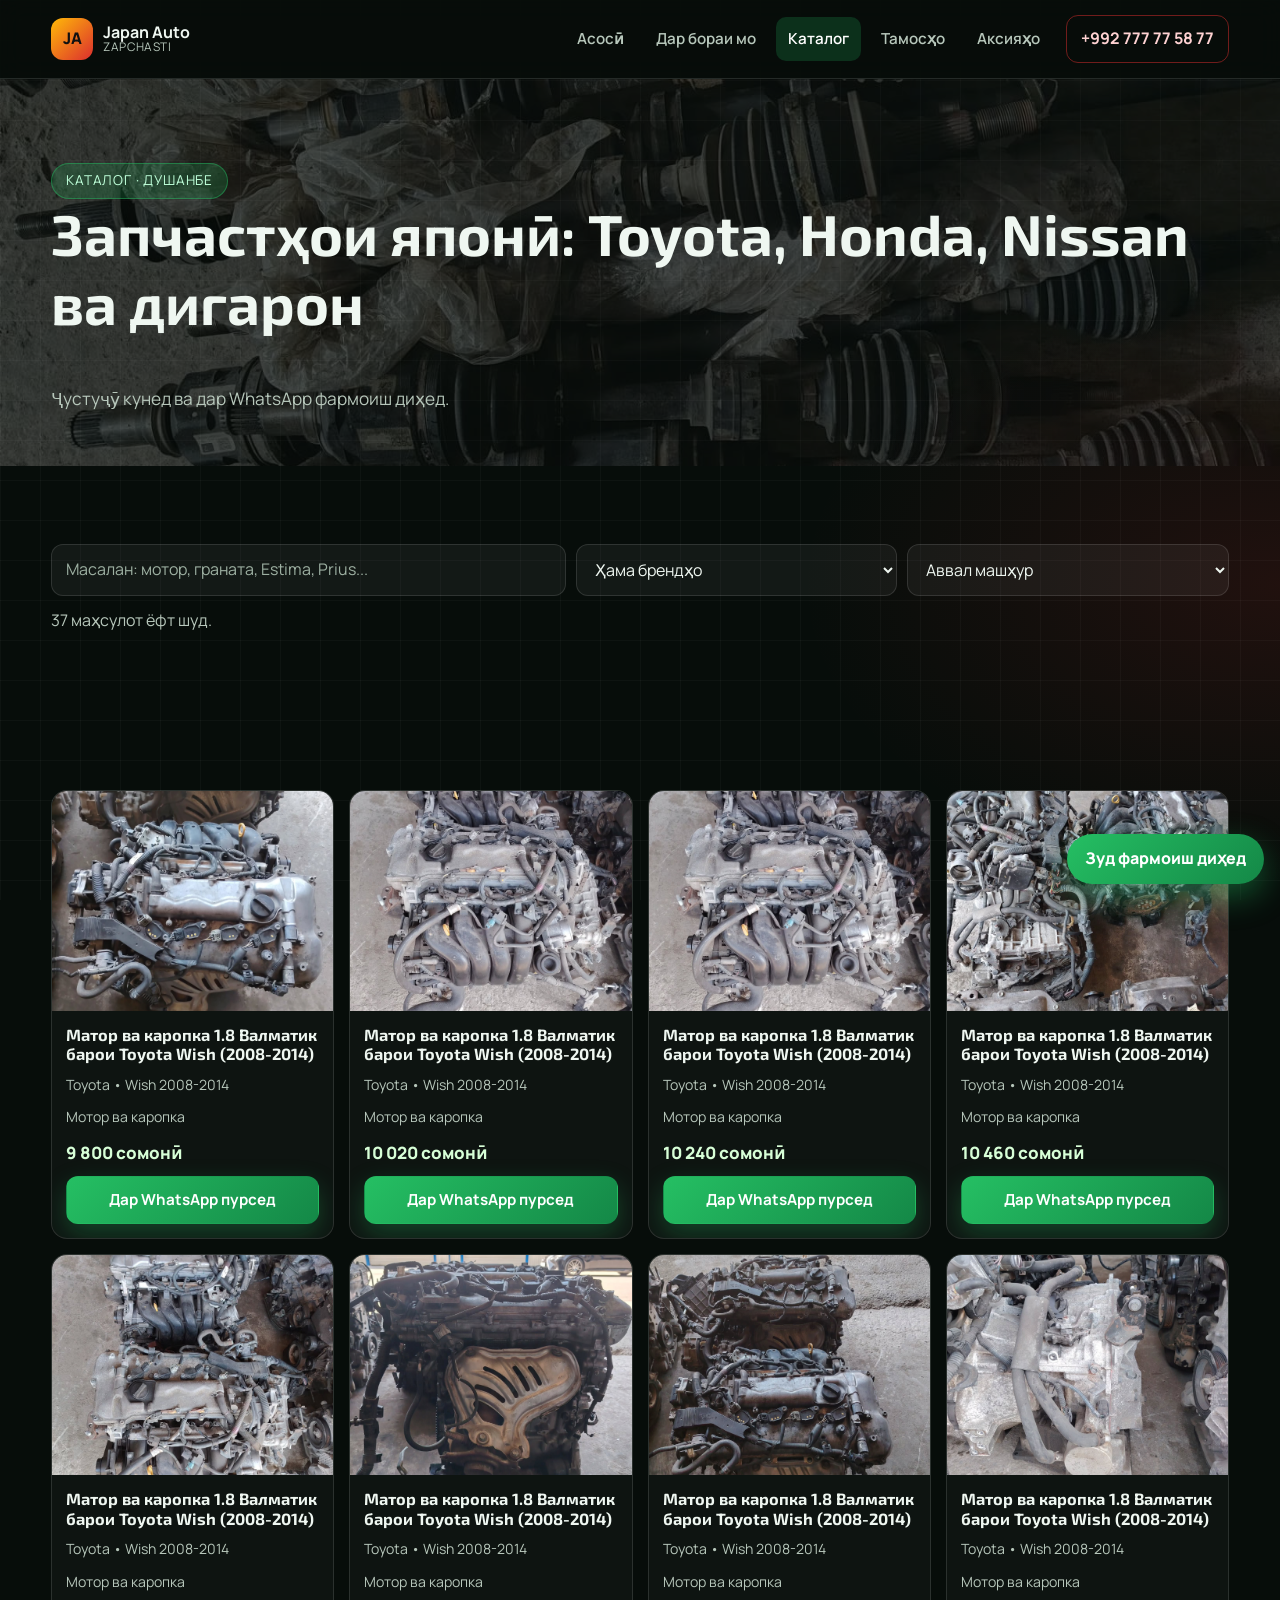
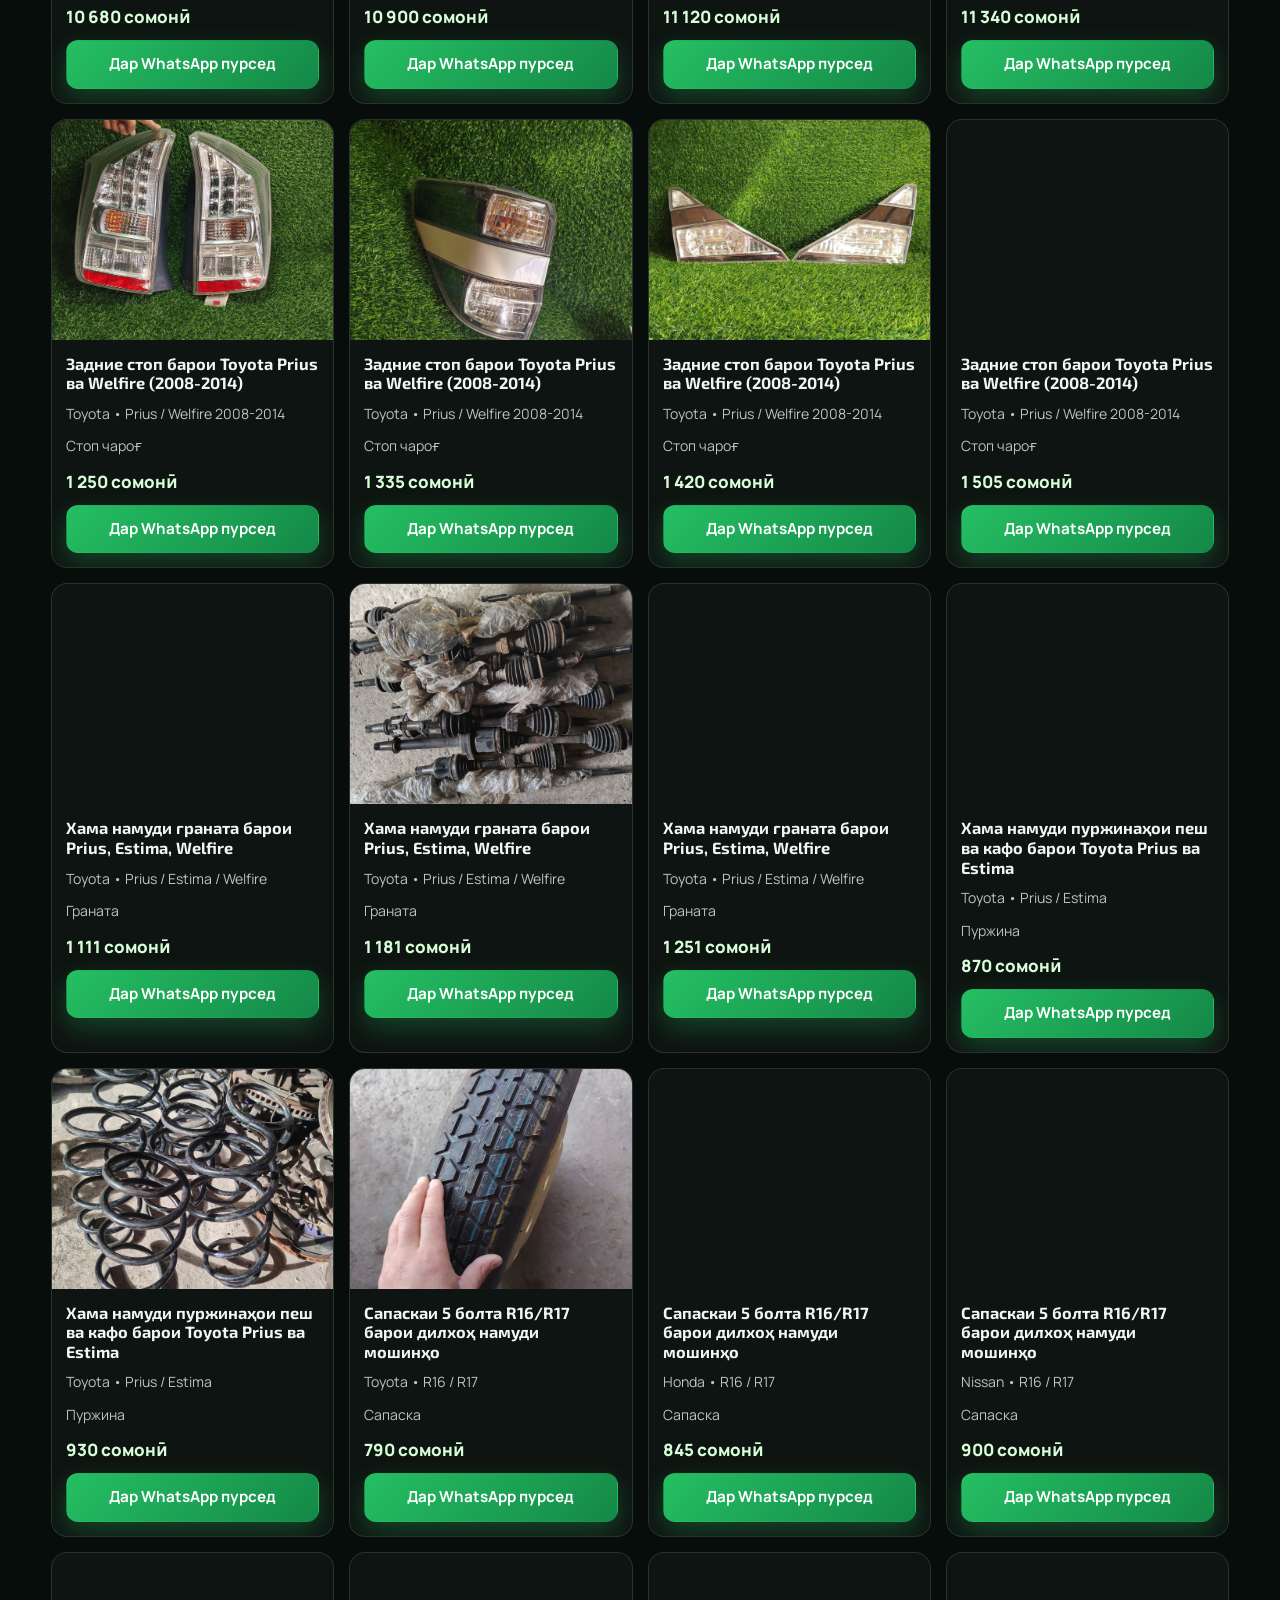
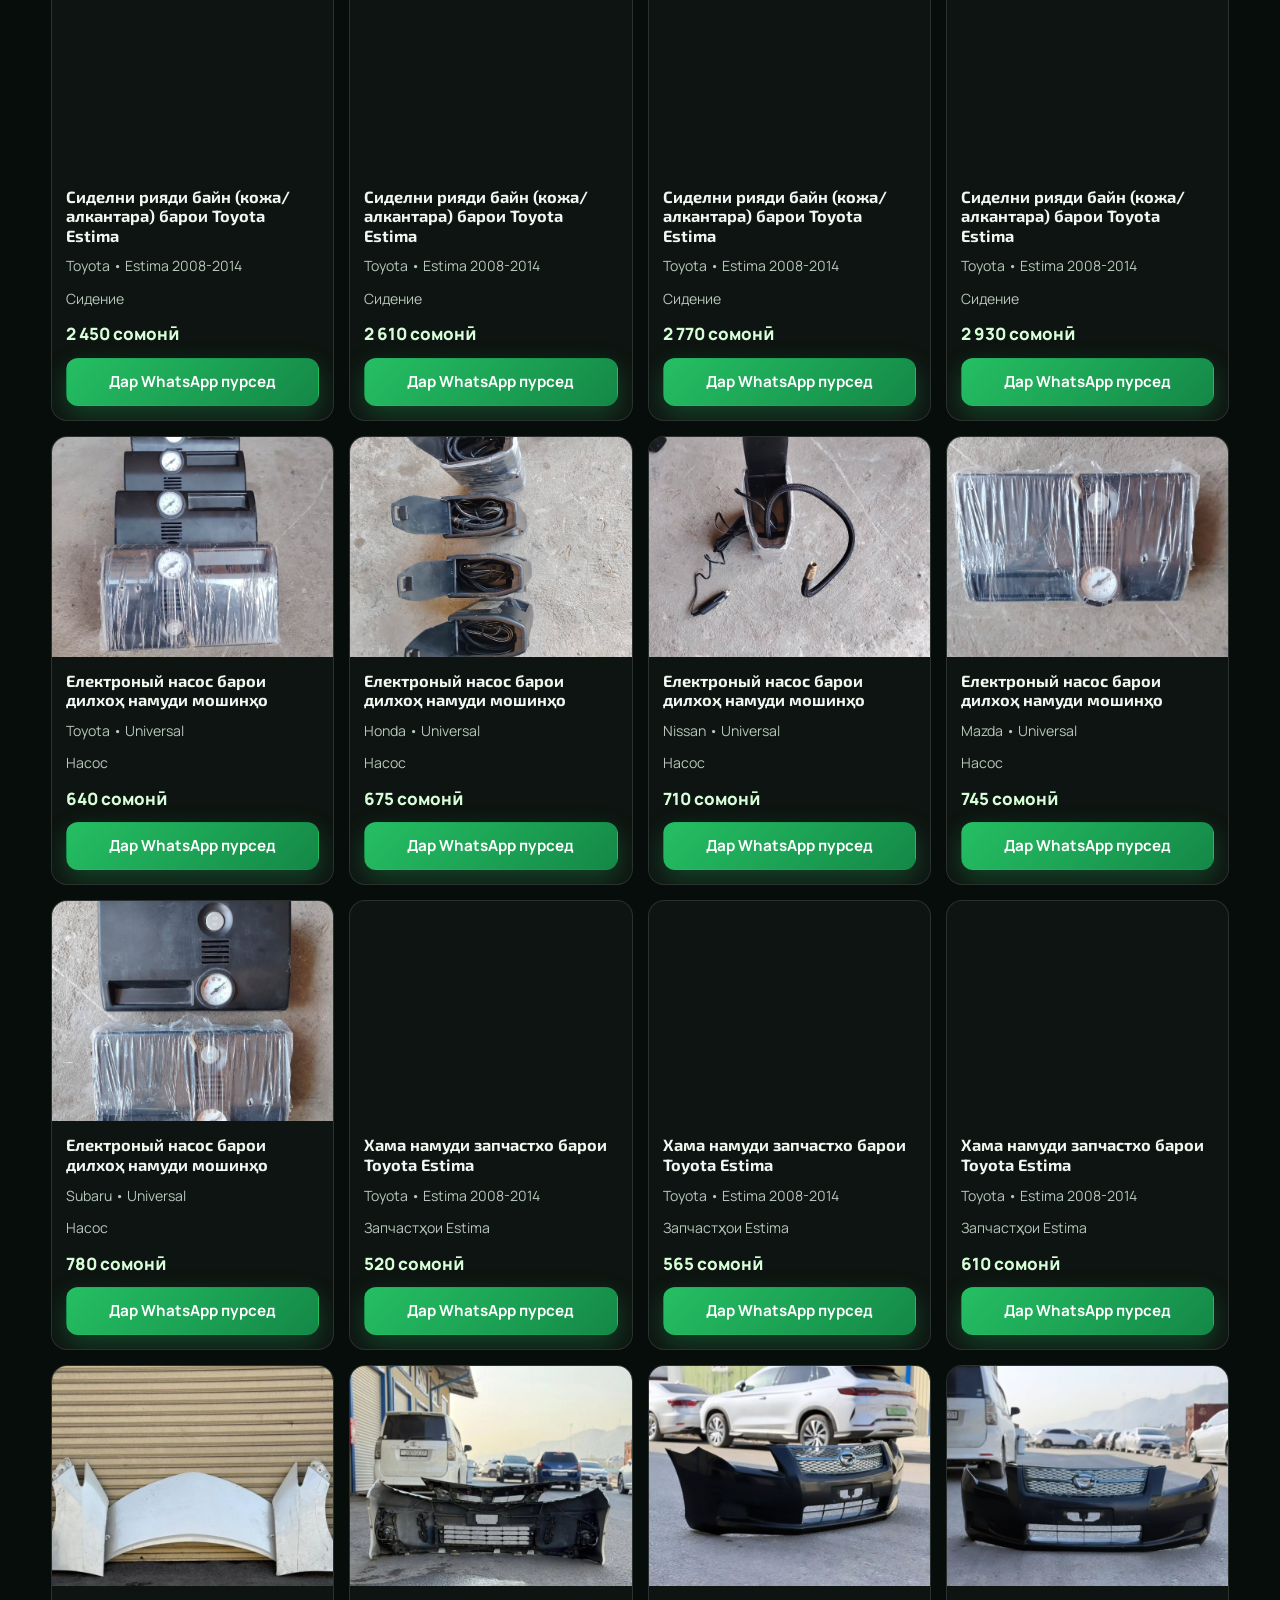
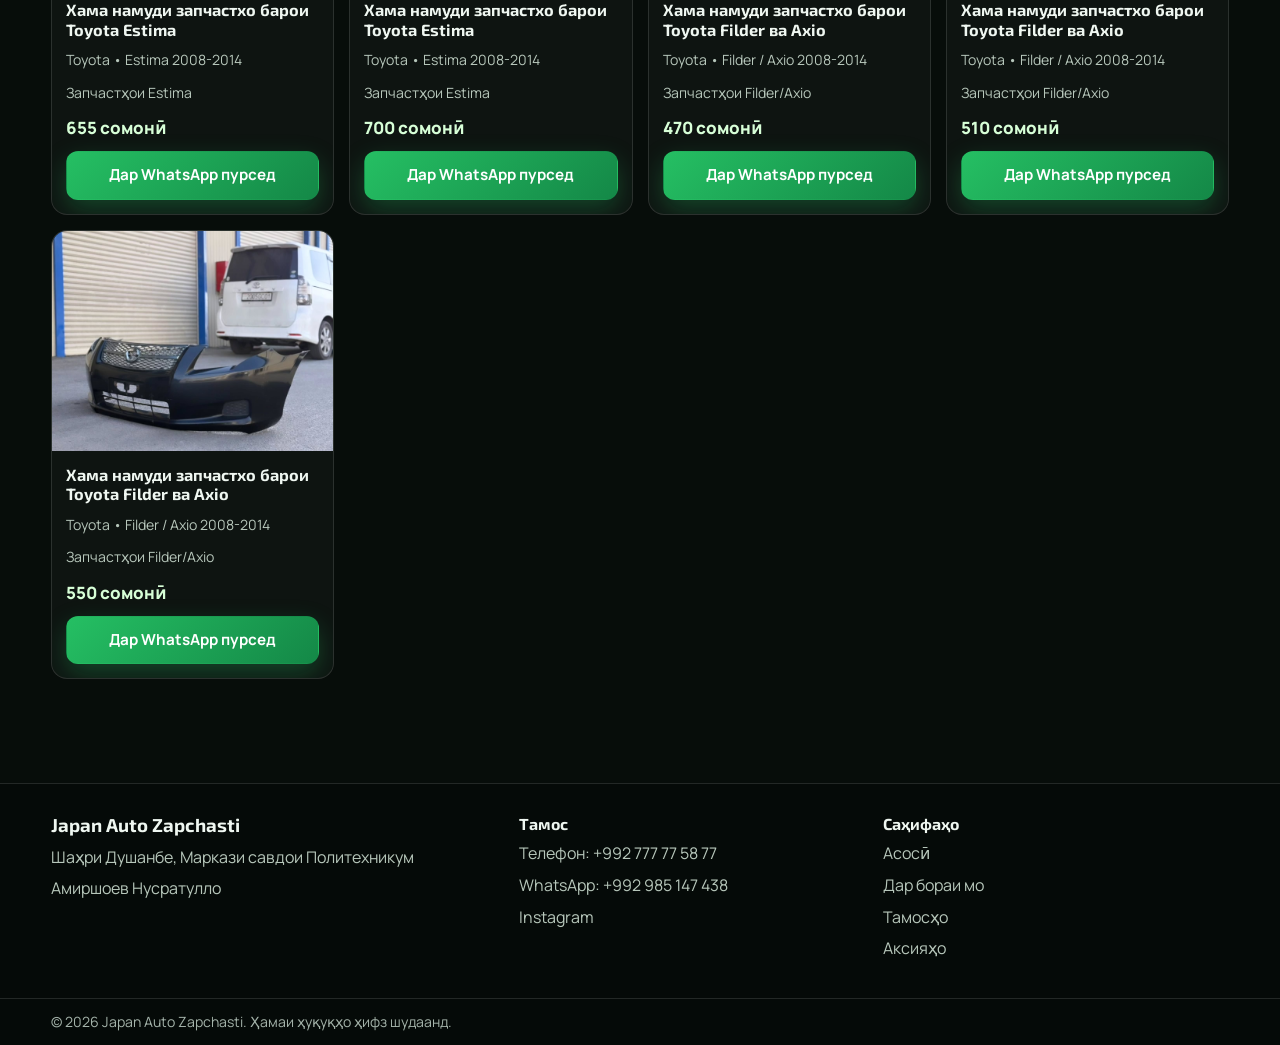
<file: catalog.html>
<!DOCTYPE html>
<html lang="tg">
<head>
  <meta charset="UTF-8">
  <meta name="viewport" content="width=device-width, initial-scale=1.0">

  <!-- Favicon -->
  <link rel="icon" href="logo.png" type="image/png">
  <link rel="apple-touch-icon" href="logo.png">

  <!-- Primary SEO -->
  <title>Каталог запчастҳои японӣ | Toyota Honda Nissan — Душанбе</title>
  <meta name="description" content="Каталоги запчастҳои мошинҳои ҷопонӣ дар Душанбе: Toyota, Honda, Nissan, Mazda, Subaru, Mitsubishi. Ҷустуҷӯ, филтр ва фармоиш дар WhatsApp. Нархҳои дастрас.">
  <meta name="keywords" content="каталог запчаст, запчасти японские Душанбе, Toyota запчасть, Honda запчасть, Nissan запчасть, каталог запчастҳо">
  <meta name="robots" content="index, follow, max-image-preview:large">
  <link rel="canonical" href="https://autojapan.dpdns.org/catalog.html">

  <!-- Open Graph -->
  <meta property="og:type" content="website">
  <meta property="og:url" content="https://autojapan.dpdns.org/catalog.html">
  <meta property="og:title" content="Каталог запчастҳои японӣ | Japan Auto Zapchasti">
  <meta property="og:description" content="Каталоги запчастҳои японӣ дар Душанбе. Ҷустуҷӯ кунед ва дар WhatsApp фармоиш диҳед.">
  <meta property="og:image" content="https://autojapan.dpdns.org/assets/media/estima-parts-01.jpg">
  <meta property="og:locale" content="tg_TJ">
  <meta property="og:site_name" content="Japan Auto Zapchasti">

  <!-- Twitter -->
  <meta name="twitter:card" content="summary_large_image">
  <meta name="twitter:title" content="Каталог запчастҳои японӣ | Japan Auto Zapchasti">
  <meta name="twitter:description" content="Каталоги запчастҳои японӣ дар Душанбе.">
  <meta name="twitter:image" content="https://autojapan.dpdns.org/assets/media/estima-parts-01.jpg">

  <link rel="preconnect" href="https://fonts.googleapis.com">
  <link rel="preconnect" href="https://fonts.gstatic.com" crossorigin>
  <link href="https://fonts.googleapis.com/css2?family=Exo+2:wght@500;600;700;800&family=Manrope:wght@400;500;600;700&display=swap" rel="stylesheet">
  <link rel="stylesheet" href="styles.css">

  <!-- Schema: CollectionPage + Breadcrumb -->
  <script type="application/ld+json">
  {
    "@context": "https://schema.org",
    "@type": "CollectionPage",
    "name": "Каталог запчастҳои японӣ | Japan Auto Zapchasti",
    "description": "Каталоги запчастҳои мошинҳои ҷопонӣ: Toyota, Honda, Nissan, Mazda, Subaru, Mitsubishi дар Душанбе.",
    "url": "https://autojapan.dpdns.org/catalog.html",
    "isPartOf": {
      "@type": "WebSite",
      "name": "Japan Auto Zapchasti",
      "url": "https://autojapan.dpdns.org/"
    },
    "about": {
      "@type": "AutoPartsStore",
      "@id": "https://autojapan.dpdns.org/#store",
      "name": "Japan Auto Zapchasti"
    }
  }
  </script>
  <script type="application/ld+json">
  {
    "@context": "https://schema.org",
    "@type": "BreadcrumbList",
    "itemListElement": [
      {"@type": "ListItem", "position": 1, "name": "Асосӣ", "item": "https://autojapan.dpdns.org/"},
      {"@type": "ListItem", "position": 2, "name": "Каталог", "item": "https://autojapan.dpdns.org/catalog.html"}
    ]
  }
  </script>
</head>
<body>
  <header class="site-header">
    <div class="container header-wrap">
      <a class="logo" href="index.html" aria-label="Japan Auto Zapchasti">
        <span class="logo-mark">JA</span>
        <span class="logo-text">
          <strong>Japan Auto</strong>
          <small>Zapchasti</small>
        </span>
      </a>

      <button class="nav-toggle" id="navToggle" aria-label="Меню">
        <span></span>
        <span></span>
        <span></span>
      </button>

      <nav class="site-nav" id="mainNav">
        <a href="index.html" data-nav="index">Асосӣ</a>
        <a href="about.html" data-nav="about">Дар бораи мо</a>
        <a href="catalog.html" data-nav="catalog">Каталог</a>
        <a href="contacts.html" data-nav="contacts">Тамосҳо</a>
        <a href="promotions.html" data-nav="promotions">Аксияҳо</a>
      </nav>

      <a class="mini-contact" href="tel:+992777775877">+992 777 77 58 77</a>
    </div>
  </header>

  <main>
    <section class="section page-hero page-hero-catalog">
      <div class="container">
        <p class="eyebrow">Каталог · Душанбе</p>
        <h1>Запчастҳои японӣ: Toyota, Honda, Nissan ва дигарон</h1>
        <p class="lead">Ҷустуҷӯ кунед ва дар WhatsApp фармоиш диҳед.</p>
      </div>
    </section>

    <section class="section catalog-controls-section">
      <div class="container">
        <div class="catalog-controls">
          <input id="catalogSearch" type="search" placeholder="Масалан: мотор, граната, Estima, Prius...">
          <select id="catalogBrand">
            <option value="all">Ҳама брендҳо</option>
            <option value="Toyota">Toyota</option>
            <option value="Honda">Honda</option>
            <option value="Nissan">Nissan</option>
            <option value="Mazda">Mazda</option>
            <option value="Subaru">Subaru</option>
            <option value="Mitsubishi">Mitsubishi</option>
            <option value="Suzuki">Suzuki</option>
          </select>
          <select id="catalogSort">
            <option value="popular">Аввал машҳур</option>
            <option value="price-asc">Нарх: аз кам ба зиёд</option>
            <option value="price-desc">Нарх: аз зиёд ба кам</option>
          </select>
        </div>
        <p class="catalog-result" id="catalogResultText"></p>
      </div>
    </section>

    <section class="section catalog-section">
      <div class="container">
        <div class="catalog-grid" id="catalogGrid"></div>
      </div>
    </section>
  </main>

  <footer class="site-footer">
    <div class="container footer-grid">
      <div>
        <h3>Japan Auto Zapchasti</h3>
        <p>Шаҳри Душанбе, Маркази савдои Политехникум</p>
        <p>Амиршоев Нусратулло</p>
      </div>
      <div>
        <h4>Тамос</h4>
        <p><a href="tel:+992777775877">Телефон: +992 777 77 58 77</a></p>
        <p><a href="https://wa.me/992985147438" target="_blank" rel="noopener">WhatsApp: +992 985 147 438</a></p>
        <p><a href="https://www.instagram.com/japan_auto_zapchasti" target="_blank" rel="noopener">Instagram</a></p>
      </div>
      <div>
        <h4>Саҳифаҳо</h4>
        <p><a href="index.html">Асосӣ</a></p>
        <p><a href="about.html">Дар бораи мо</a></p>
        <p><a href="contacts.html">Тамосҳо</a></p>
        <p><a href="promotions.html">Аксияҳо</a></p>
      </div>
    </div>
    <div class="footer-bottom">
      <div class="container">
        <p>© <span data-year></span> Japan Auto Zapchasti. Ҳамаи ҳуқуқҳо ҳифз шудаанд.</p>
      </div>
    </div>
  </footer>

  <a class="wa-float" href="https://wa.me/992985147438?text=%D0%A1%D0%B0%D0%BB%D0%BE%D0%BC%2C%20%D0%B0%D0%B7%20%D0%BA%D0%B0%D1%82%D0%B0%D0%BB%D0%BE%D0%B3%20%D0%B7%D0%B0%D0%BF%D1%87%D0%B0%D1%81%D1%82%20%D0%B4%D0%B0%D1%80%D0%BA%D0%BE%D1%80%20%D0%B0%D1%81%D1%82" target="_blank" rel="noopener" aria-label="WhatsApp">
    Зуд фармоиш диҳед
  </a>

  <script src="script.js" defer></script>
</body>
</html>
</file>
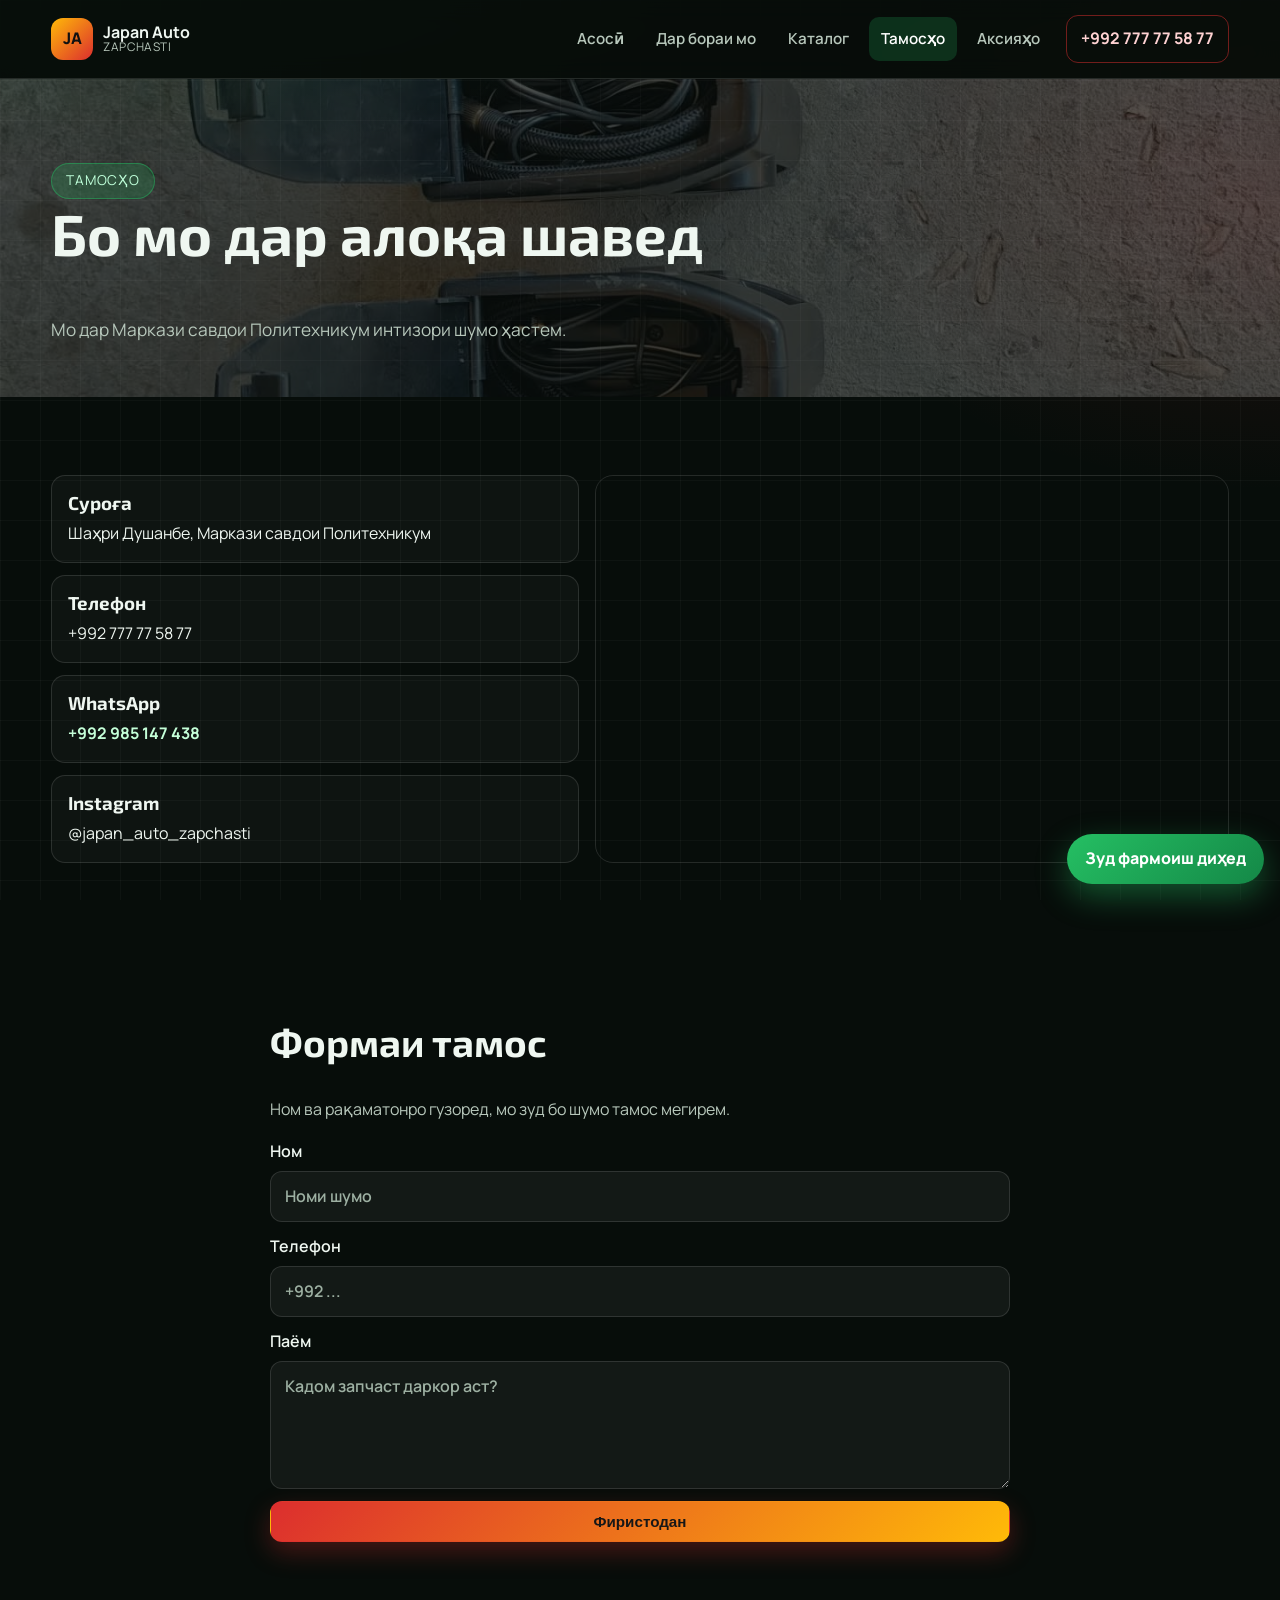
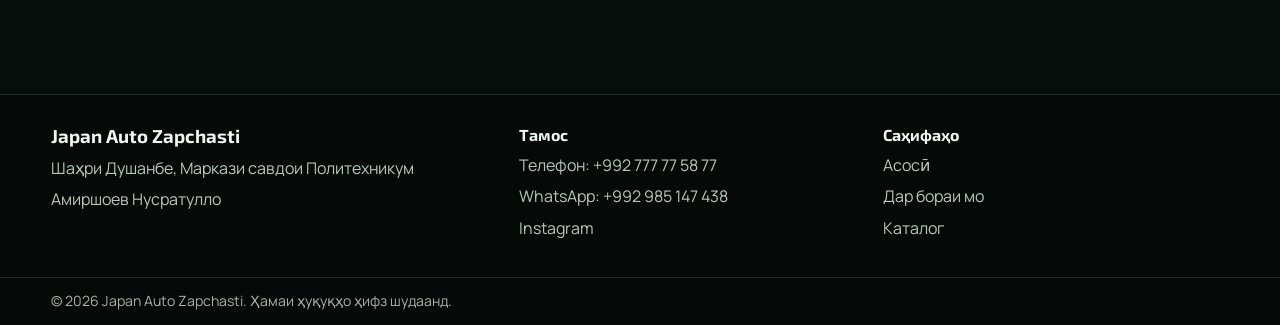
<file: contacts.html>
<!DOCTYPE html>
<html lang="tg">
<head>
  <meta charset="UTF-8">
  <meta name="viewport" content="width=device-width, initial-scale=1.0">

  <!-- Favicon -->
  <link rel="icon" href="logo.png" type="image/png">
  <link rel="apple-touch-icon" href="logo.png">

  <!-- Primary SEO -->
  <title>Тамосҳо | Japan Auto Zapchasti — Душанбе, Политехникум</title>
  <meta name="description" content="Тамосҳои Japan Auto Zapchasti: суроға (Маркази савдои Политехникум), телефон +992 777 77 58 77, WhatsApp +992 985 147 438, Instagram ва харитаи Google Maps.">
  <meta name="keywords" content="тамос Japan Auto Zapchasti, телефон запчаст Душанбе, WhatsApp запчасть, суроға Политехникум">
  <meta name="robots" content="index, follow, max-image-preview:large">
  <link rel="canonical" href="https://autojapan.dpdns.org/contacts.html">

  <!-- Open Graph -->
  <meta property="og:type" content="website">
  <meta property="og:url" content="https://autojapan.dpdns.org/contacts.html">
  <meta property="og:title" content="Тамосҳо | Japan Auto Zapchasti">
  <meta property="og:description" content="Суроға, телефон, WhatsApp ва харитаи мағозаи запчастҳои японӣ дар Душанбе.">
  <meta property="og:image" content="https://autojapan.dpdns.org/assets/media/estima-parts-01.jpg">
  <meta property="og:locale" content="tg_TJ">
  <meta property="og:site_name" content="Japan Auto Zapchasti">

  <!-- Twitter -->
  <meta name="twitter:card" content="summary_large_image">
  <meta name="twitter:title" content="Тамосҳо | Japan Auto Zapchasti">
  <meta name="twitter:description" content="Суроға, телефон ва WhatsApp-и мағозаи запчастҳои японӣ дар Душанбе.">
  <meta name="twitter:image" content="https://autojapan.dpdns.org/assets/media/estima-parts-01.jpg">

  <link rel="preconnect" href="https://fonts.googleapis.com">
  <link rel="preconnect" href="https://fonts.gstatic.com" crossorigin>
  <link href="https://fonts.googleapis.com/css2?family=Exo+2:wght@500;600;700;800&family=Manrope:wght@400;500;600;700&display=swap" rel="stylesheet">
  <link rel="stylesheet" href="styles.css">

  <!-- Schema: ContactPage + AutoPartsStore -->
  <script type="application/ld+json">
  {
    "@context": "https://schema.org",
    "@type": "ContactPage",
    "name": "Тамосҳо | Japan Auto Zapchasti",
    "description": "Суроға, телефон, WhatsApp ва харитаи мағозаи запчастҳои японӣ дар Душанбе.",
    "url": "https://autojapan.dpdns.org/contacts.html",
    "mainEntity": {
      "@type": "AutoPartsStore",
      "@id": "https://autojapan.dpdns.org/#store",
      "name": "Japan Auto Zapchasti",
      "url": "https://autojapan.dpdns.org/",
      "telephone": "+992777775877",
      "image": "https://autojapan.dpdns.org/assets/media/estima-parts-01.jpg",
      "address": {
        "@type": "PostalAddress",
        "streetAddress": "Маркази савдои Политехникум",
        "addressLocality": "Душанбе",
        "addressCountry": "TJ"
      },
      "geo": {
        "@type": "GeoCoordinates",
        "latitude": 38.5598,
        "longitude": 68.7738
      },
      "openingHoursSpecification": [
        {
          "@type": "OpeningHoursSpecification",
          "dayOfWeek": ["Monday", "Tuesday", "Wednesday", "Thursday", "Friday", "Saturday"],
          "opens": "09:00",
          "closes": "18:00"
        }
      ],
      "contactPoint": [
        {
          "@type": "ContactPoint",
          "telephone": "+992777775877",
          "contactType": "customer service",
          "availableLanguage": ["tg", "ru"]
        },
        {
          "@type": "ContactPoint",
          "telephone": "+992985147438",
          "contactType": "WhatsApp",
          "availableLanguage": ["tg", "ru"]
        }
      ],
      "sameAs": ["https://www.instagram.com/japan_auto_zapchasti"]
    }
  }
  </script>
  <script type="application/ld+json">
  {
    "@context": "https://schema.org",
    "@type": "BreadcrumbList",
    "itemListElement": [
      {"@type": "ListItem", "position": 1, "name": "Асосӣ", "item": "https://autojapan.dpdns.org/"},
      {"@type": "ListItem", "position": 2, "name": "Тамосҳо", "item": "https://autojapan.dpdns.org/contacts.html"}
    ]
  }
  </script>
</head>
<body>
  <header class="site-header">
    <div class="container header-wrap">
      <a class="logo" href="index.html" aria-label="Japan Auto Zapchasti">
        <span class="logo-mark">JA</span>
        <span class="logo-text">
          <strong>Japan Auto</strong>
          <small>Zapchasti</small>
        </span>
      </a>

      <button class="nav-toggle" id="navToggle" aria-label="Меню">
        <span></span>
        <span></span>
        <span></span>
      </button>

      <nav class="site-nav" id="mainNav">
        <a href="index.html" data-nav="index">Асосӣ</a>
        <a href="about.html" data-nav="about">Дар бораи мо</a>
        <a href="catalog.html" data-nav="catalog">Каталог</a>
        <a href="contacts.html" data-nav="contacts">Тамосҳо</a>
        <a href="promotions.html" data-nav="promotions">Аксияҳо</a>
      </nav>

      <a class="mini-contact" href="tel:+992777775877">+992 777 77 58 77</a>
    </div>
  </header>

  <main>
    <section class="section page-hero page-hero-contacts">
      <div class="container">
        <p class="eyebrow">Тамосҳо</p>
        <h1>Бо мо дар алоқа шавед</h1>
        <p class="lead">Мо дар Маркази савдои Политехникум интизори шумо ҳастем.</p>
      </div>
    </section>

    <section class="section contacts-section">
      <div class="container contacts-grid">
        <div class="contact-cards">
          <article class="contact-card">
            <h3>Суроға</h3>
            <p>Шаҳри Душанбе, Маркази савдои Политехникум</p>
          </article>

          <article class="contact-card">
            <h3>Телефон</h3>
            <p><a href="tel:+992777775877">+992 777 77 58 77</a></p>
          </article>

          <article class="contact-card">
            <h3>WhatsApp</h3>
            <p><a class="inline-btn" href="https://wa.me/992985147438" target="_blank" rel="noopener">+992 985 147 438</a></p>
          </article>

          <article class="contact-card">
            <h3>Instagram</h3>
            <p><a href="https://www.instagram.com/japan_auto_zapchasti" target="_blank" rel="noopener">@japan_auto_zapchasti</a></p>
          </article>
        </div>

        <div class="contact-map-wrap">
          <iframe title="Google Maps" src="https://www.google.com/maps?q=%D0%9C%D0%B0%D1%80%D0%BA%D0%B0%D0%B7%D0%B8%20%D1%81%D0%B0%D0%B2%D0%B4%D0%BE%D0%B8%20%D0%9F%D0%BE%D0%BB%D0%B8%D1%82%D0%B5%D1%85%D0%BD%D0%B8%D0%BA%D1%83%D0%BC%20%D0%94%D1%83%D1%88%D0%B0%D0%BD%D0%B1%D0%B5&output=embed" loading="lazy" referrerpolicy="no-referrer-when-downgrade"></iframe>
        </div>
      </div>
    </section>

    <section class="section form-section">
      <div class="container form-wrap">
        <h2>Формаи тамос</h2>
        <p>Ном ва рақаматонро гузоред, мо зуд бо шумо тамос мегирем.</p>

        <form id="contactForm" class="contact-form">
          <label>
            Ном
            <input type="text" name="name" required placeholder="Номи шумо">
          </label>

          <label>
            Телефон
            <input type="tel" name="phone" required placeholder="+992 ...">
          </label>

          <label>
            Паём
            <textarea name="message" rows="4" placeholder="Кадом запчаст даркор аст?"></textarea>
          </label>

          <button type="submit" class="btn btn-primary">Фиристодан</button>
          <p class="form-note" id="formNote"></p>
        </form>
      </div>
    </section>
  </main>

  <footer class="site-footer">
    <div class="container footer-grid">
      <div>
        <h3>Japan Auto Zapchasti</h3>
        <p>Шаҳри Душанбе, Маркази савдои Политехникум</p>
        <p>Амиршоев Нусратулло</p>
      </div>
      <div>
        <h4>Тамос</h4>
        <p><a href="tel:+992777775877">Телефон: +992 777 77 58 77</a></p>
        <p><a href="https://wa.me/992985147438" target="_blank" rel="noopener">WhatsApp: +992 985 147 438</a></p>
        <p><a href="https://www.instagram.com/japan_auto_zapchasti" target="_blank" rel="noopener">Instagram</a></p>
      </div>
      <div>
        <h4>Саҳифаҳо</h4>
        <p><a href="index.html">Асосӣ</a></p>
        <p><a href="about.html">Дар бораи мо</a></p>
        <p><a href="catalog.html">Каталог</a></p>
      </div>
    </div>
    <div class="footer-bottom">
      <div class="container">
        <p>© <span data-year></span> Japan Auto Zapchasti. Ҳамаи ҳуқуқҳо ҳифз шудаанд.</p>
      </div>
    </div>
  </footer>

  <a class="wa-float" href="https://wa.me/992985147438?text=%D0%A1%D0%B0%D0%BB%D0%BE%D0%BC%2C%20%D0%BC%D0%B5%D1%85%D0%BE%D2%B3%D0%B0%D0%BC%20%D1%82%D0%B0%D0%BC%D0%BE%D1%81%20%D1%88%D0%B0%D0%B2%D0%B0%D0%BC" target="_blank" rel="noopener" aria-label="WhatsApp">
    Зуд фармоиш диҳед
  </a>

  <script src="script.js"></script>
</body>
</html>
</file>
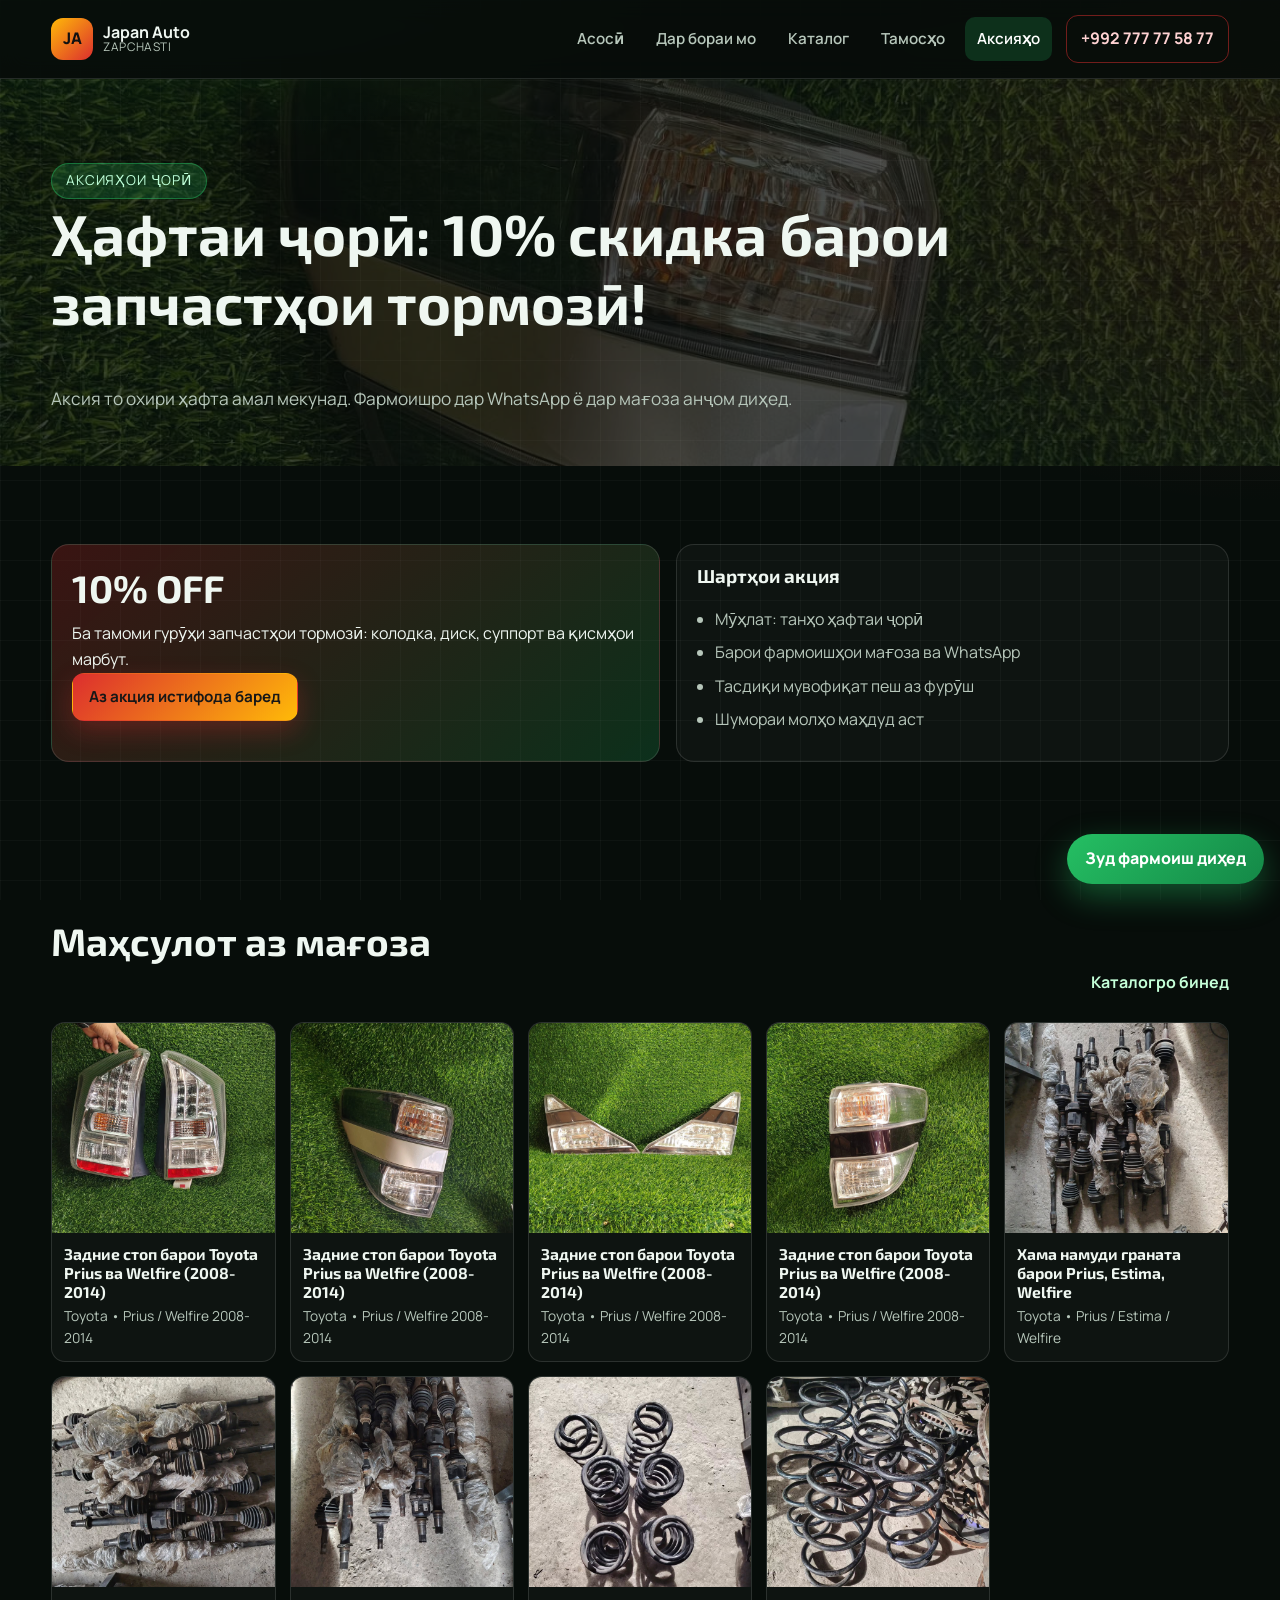
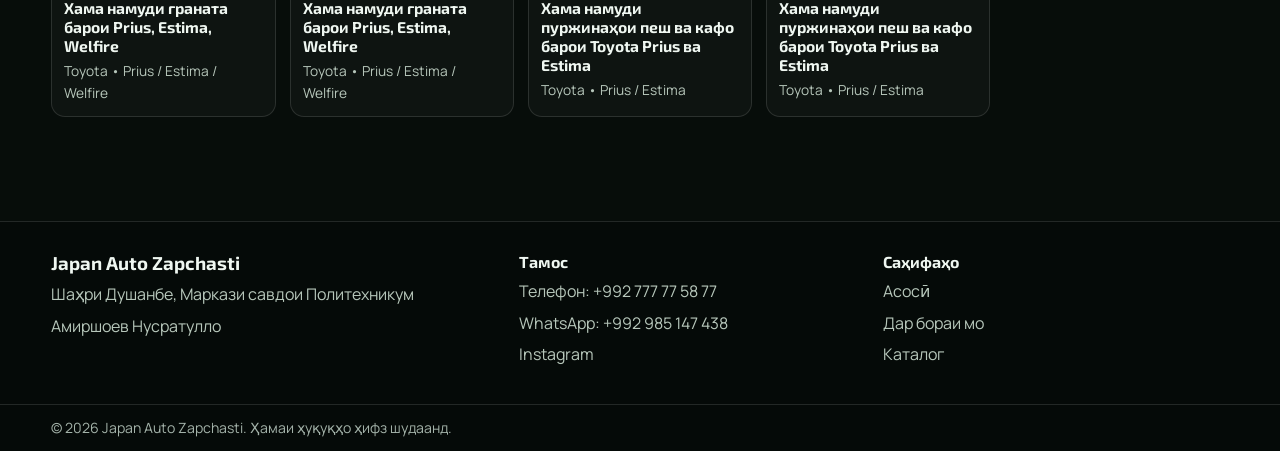
<file: promotions.html>
<!DOCTYPE html>
<html lang="tg">
<head>
  <meta charset="UTF-8">
  <meta name="viewport" content="width=device-width, initial-scale=1.0">

  <!-- Favicon -->
  <link rel="icon" href="logo.png" type="image/png">
  <link rel="apple-touch-icon" href="logo.png">

  <!-- Primary SEO -->
  <title>Аксияҳо | Japan Auto Zapchasti — 10% скидка ба запчастҳои тормозӣ</title>
  <meta name="description" content="Аксияҳои ҷории Japan Auto Zapchasti: 10% скидка ба запчастҳои тормозӣ. Фармоиш дар WhatsApp ё дар мағоза. Душанбе, Маркази савдои Политехникум.">
  <meta name="keywords" content="аксия запчаст, скидка запчасти, акция Japan Auto Zapchasti, скидка Душанбе">
  <meta name="robots" content="index, follow, max-image-preview:large">
  <link rel="canonical" href="https://autojapan.dpdns.org/promotions.html">

  <!-- Open Graph -->
  <meta property="og:type" content="website">
  <meta property="og:url" content="https://autojapan.dpdns.org/promotions.html">
  <meta property="og:title" content="Аксияҳо | Japan Auto Zapchasti — 10% скидка">
  <meta property="og:description" content="Ҳафтаи ҷорӣ: 10% скидка ба запчастҳои тормозӣ. Фармоишро дар WhatsApp анҷом диҳед.">
  <meta property="og:image" content="https://autojapan.dpdns.org/assets/media/estima-parts-01.jpg">
  <meta property="og:locale" content="tg_TJ">
  <meta property="og:site_name" content="Japan Auto Zapchasti">

  <!-- Twitter -->
  <meta name="twitter:card" content="summary_large_image">
  <meta name="twitter:title" content="Аксияҳо | Japan Auto Zapchasti — 10% скидка">
  <meta name="twitter:description" content="10% скидка ба запчастҳои тормозӣ. Фақат ҳафтаи ҷорӣ.">
  <meta name="twitter:image" content="https://autojapan.dpdns.org/assets/media/estima-parts-01.jpg">

  <link rel="preconnect" href="https://fonts.googleapis.com">
  <link rel="preconnect" href="https://fonts.gstatic.com" crossorigin>
  <link href="https://fonts.googleapis.com/css2?family=Exo+2:wght@500;600;700;800&family=Manrope:wght@400;500;600;700&display=swap" rel="stylesheet">
  <link rel="stylesheet" href="styles.css">

  <!-- Schema: Offer + WebPage + Breadcrumb -->
  <script type="application/ld+json">
  {
    "@context": "https://schema.org",
    "@type": "WebPage",
    "name": "Аксияҳо | Japan Auto Zapchasti",
    "description": "10% скидка ба запчастҳои тормозӣ. Аксияҳои ҷории Japan Auto Zapchasti дар Душанбе.",
    "url": "https://autojapan.dpdns.org/promotions.html",
    "mainEntity": {
      "@type": "Offer",
      "name": "10% скидка ба запчастҳои тормозӣ",
      "description": "Скидкаи 10% ба тамоми гурӯҳи запчастҳои тормозӣ: колодка, диск, суппорт ва қисмҳои марбут.",
      "discount": "10%",
      "priceCurrency": "TJS",
      "availability": "https://schema.org/InStock",
      "seller": {
        "@type": "AutoPartsStore",
        "@id": "https://autojapan.dpdns.org/#store",
        "name": "Japan Auto Zapchasti",
        "url": "https://autojapan.dpdns.org/"
      },
      "url": "https://autojapan.dpdns.org/promotions.html"
    }
  }
  </script>
  <script type="application/ld+json">
  {
    "@context": "https://schema.org",
    "@type": "BreadcrumbList",
    "itemListElement": [
      {"@type": "ListItem", "position": 1, "name": "Асосӣ", "item": "https://autojapan.dpdns.org/"},
      {"@type": "ListItem", "position": 2, "name": "Аксияҳо", "item": "https://autojapan.dpdns.org/promotions.html"}
    ]
  }
  </script>
</head>
<body>
  <header class="site-header">
    <div class="container header-wrap">
      <a class="logo" href="index.html" aria-label="Japan Auto Zapchasti">
        <span class="logo-mark">JA</span>
        <span class="logo-text">
          <strong>Japan Auto</strong>
          <small>Zapchasti</small>
        </span>
      </a>

      <button class="nav-toggle" id="navToggle" aria-label="Меню">
        <span></span>
        <span></span>
        <span></span>
      </button>

      <nav class="site-nav" id="mainNav">
        <a href="index.html" data-nav="index">Асосӣ</a>
        <a href="about.html" data-nav="about">Дар бораи мо</a>
        <a href="catalog.html" data-nav="catalog">Каталог</a>
        <a href="contacts.html" data-nav="contacts">Тамосҳо</a>
        <a href="promotions.html" data-nav="promotions">Аксияҳо</a>
      </nav>

      <a class="mini-contact" href="tel:+992777775877">+992 777 77 58 77</a>
    </div>
  </header>

  <main>
    <section class="section page-hero page-hero-promo">
      <div class="container">
        <p class="eyebrow">Аксияҳои ҷорӣ</p>
        <h1>Ҳафтаи ҷорӣ: 10% скидка барои запчастҳои тормозӣ!</h1>
        <p class="lead">Аксия то охири ҳафта амал мекунад. Фармоишро дар WhatsApp ё дар мағоза анҷом диҳед.</p>
      </div>
    </section>

    <section class="section promo-main">
      <div class="container promo-grid">
        <article class="promo-card promo-highlight">
          <h2>10% OFF</h2>
          <p>Ба тамоми гурӯҳи запчастҳои тормозӣ: колодка, диск, суппорт ва қисмҳои марбут.</p>
          <a class="btn btn-primary" href="https://wa.me/992985147438?text=%D0%A1%D0%B0%D0%BB%D0%BE%D0%BC%2C%20%D0%B0%D0%B7%20%D0%B0%D0%BA%D1%81%D0%B8%D1%8F%D0%B8%2010%25%20%D0%B8%D1%81%D1%82%D0%B8%D1%84%D0%BE%D0%B4%D0%B0%20%D0%B1%D1%83%D1%80%D0%B4%D0%B0%D0%BD%20%D0%BC%D0%B5%D1%85%D0%BE%D2%B3%D0%B0%D0%BC" target="_blank" rel="noopener">Аз акция истифода баред</a>
        </article>

        <article class="promo-card">
          <h3>Шартҳои акция</h3>
          <ul>
            <li>Мӯҳлат: танҳо ҳафтаи ҷорӣ</li>
            <li>Барои фармоишҳои мағоза ва WhatsApp</li>
            <li>Тасдиқи мувофиқат пеш аз фурӯш</li>
            <li>Шумораи молҳо маҳдуд аст</li>
          </ul>
        </article>
      </div>
    </section>

    <section class="section promo-gallery">
      <div class="container">
        <div class="section-head">
          <h2>Маҳсулот аз мағоза</h2>
          <a class="section-link" href="catalog.html">Каталогро бинед</a>
        </div>
        <div class="gallery-grid" id="promoGallery"></div>
      </div>
    </section>
  </main>

  <footer class="site-footer">
    <div class="container footer-grid">
      <div>
        <h3>Japan Auto Zapchasti</h3>
        <p>Шаҳри Душанбе, Маркази савдои Политехникум</p>
        <p>Амиршоев Нусратулло</p>
      </div>
      <div>
        <h4>Тамос</h4>
        <p><a href="tel:+992777775877">Телефон: +992 777 77 58 77</a></p>
        <p><a href="https://wa.me/992985147438" target="_blank" rel="noopener">WhatsApp: +992 985 147 438</a></p>
        <p><a href="https://www.instagram.com/japan_auto_zapchasti" target="_blank" rel="noopener">Instagram</a></p>
      </div>
      <div>
        <h4>Саҳифаҳо</h4>
        <p><a href="index.html">Асосӣ</a></p>
        <p><a href="about.html">Дар бораи мо</a></p>
        <p><a href="catalog.html">Каталог</a></p>
      </div>
    </div>
    <div class="footer-bottom">
      <div class="container">
        <p>© <span data-year></span> Japan Auto Zapchasti. Ҳамаи ҳуқуқҳо ҳифз шудаанд.</p>
      </div>
    </div>
  </footer>

  <a class="wa-float" href="https://wa.me/992985147438?text=%D0%A1%D0%B0%D0%BB%D0%BE%D0%BC%2C%20%D0%BC%D0%B5%D1%85%D0%BE%D2%B3%D0%B0%D0%BC%20%D0%B0%D0%BA%D1%81%D0%B8%D1%8F%D0%B8%20%D2%B3%D0%B0%D1%84%D1%82%D0%B0%D1%80%D0%BE%20%D0%B3%D0%B8%D1%80%D0%B0%D0%BC" target="_blank" rel="noopener" aria-label="WhatsApp">
    Зуд фармоиш диҳед
  </a>

  <script src="script.js"></script>
</body>
</html>
</file>
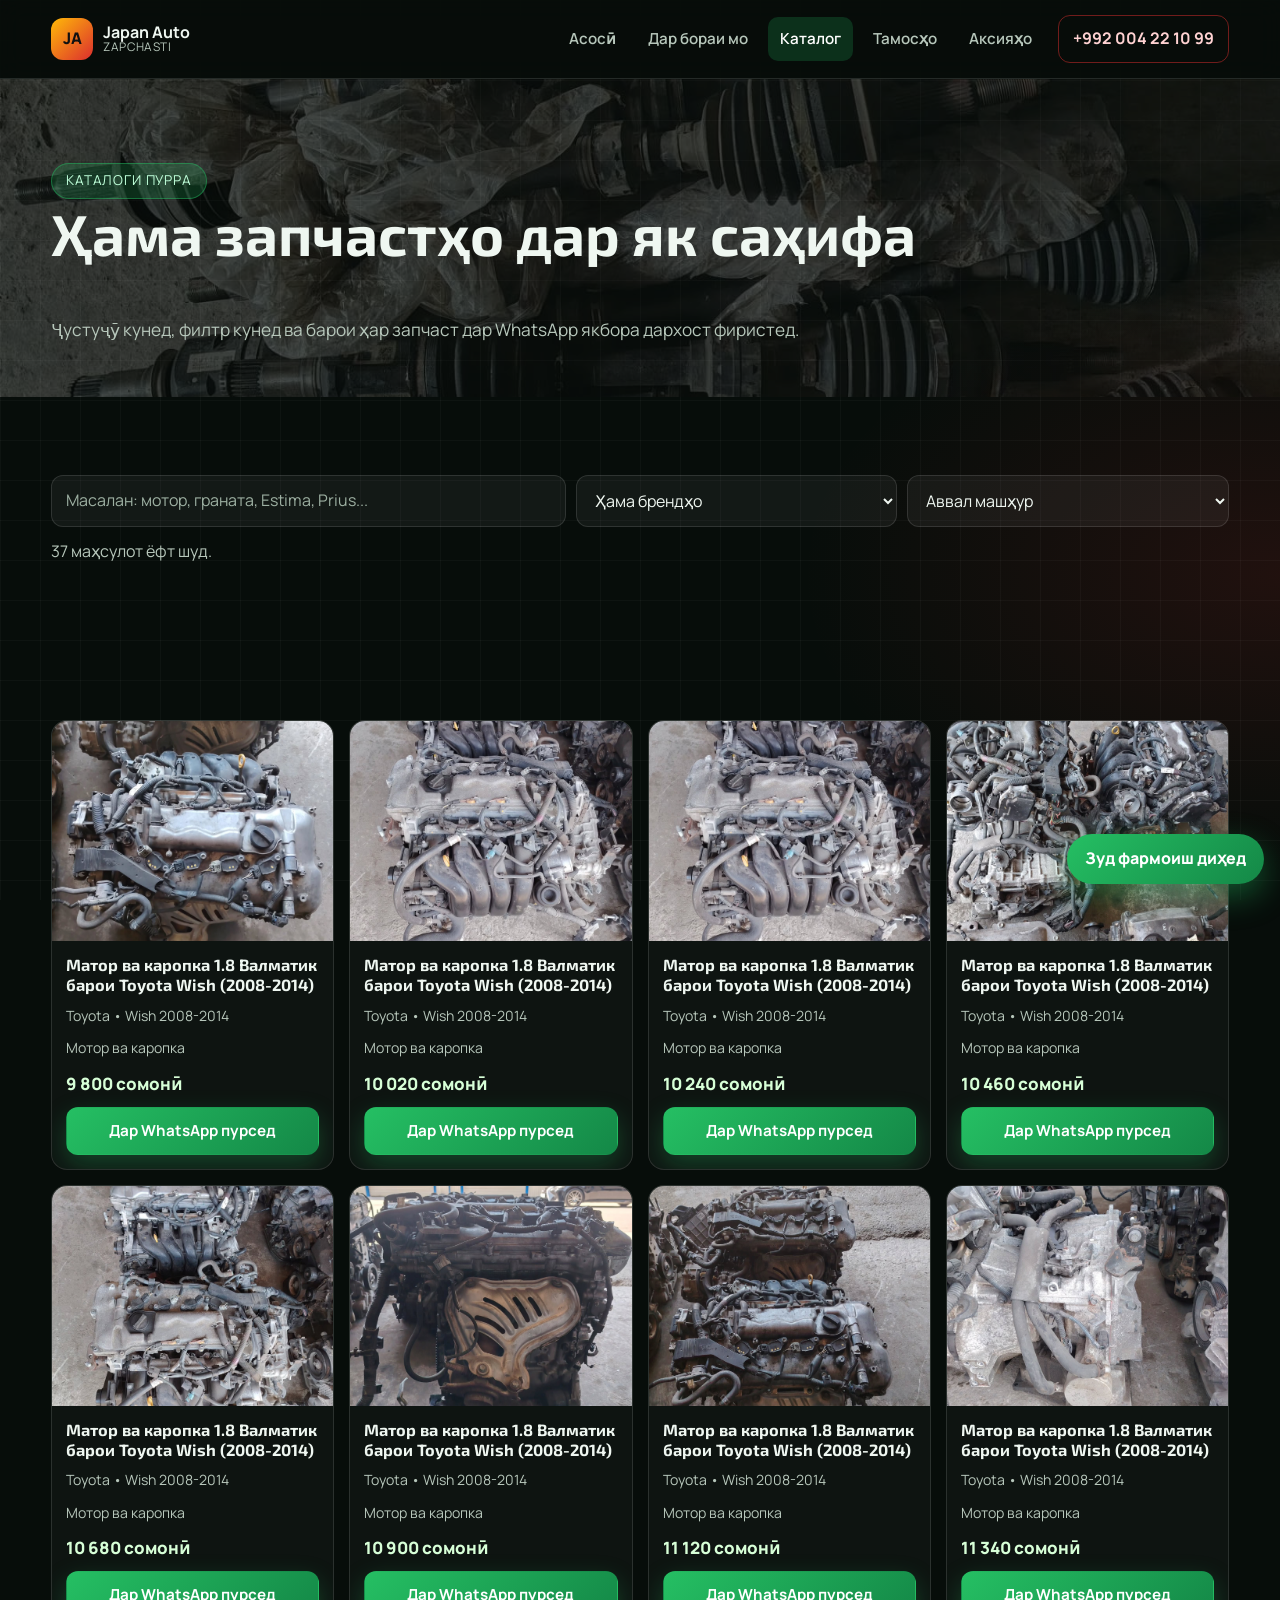
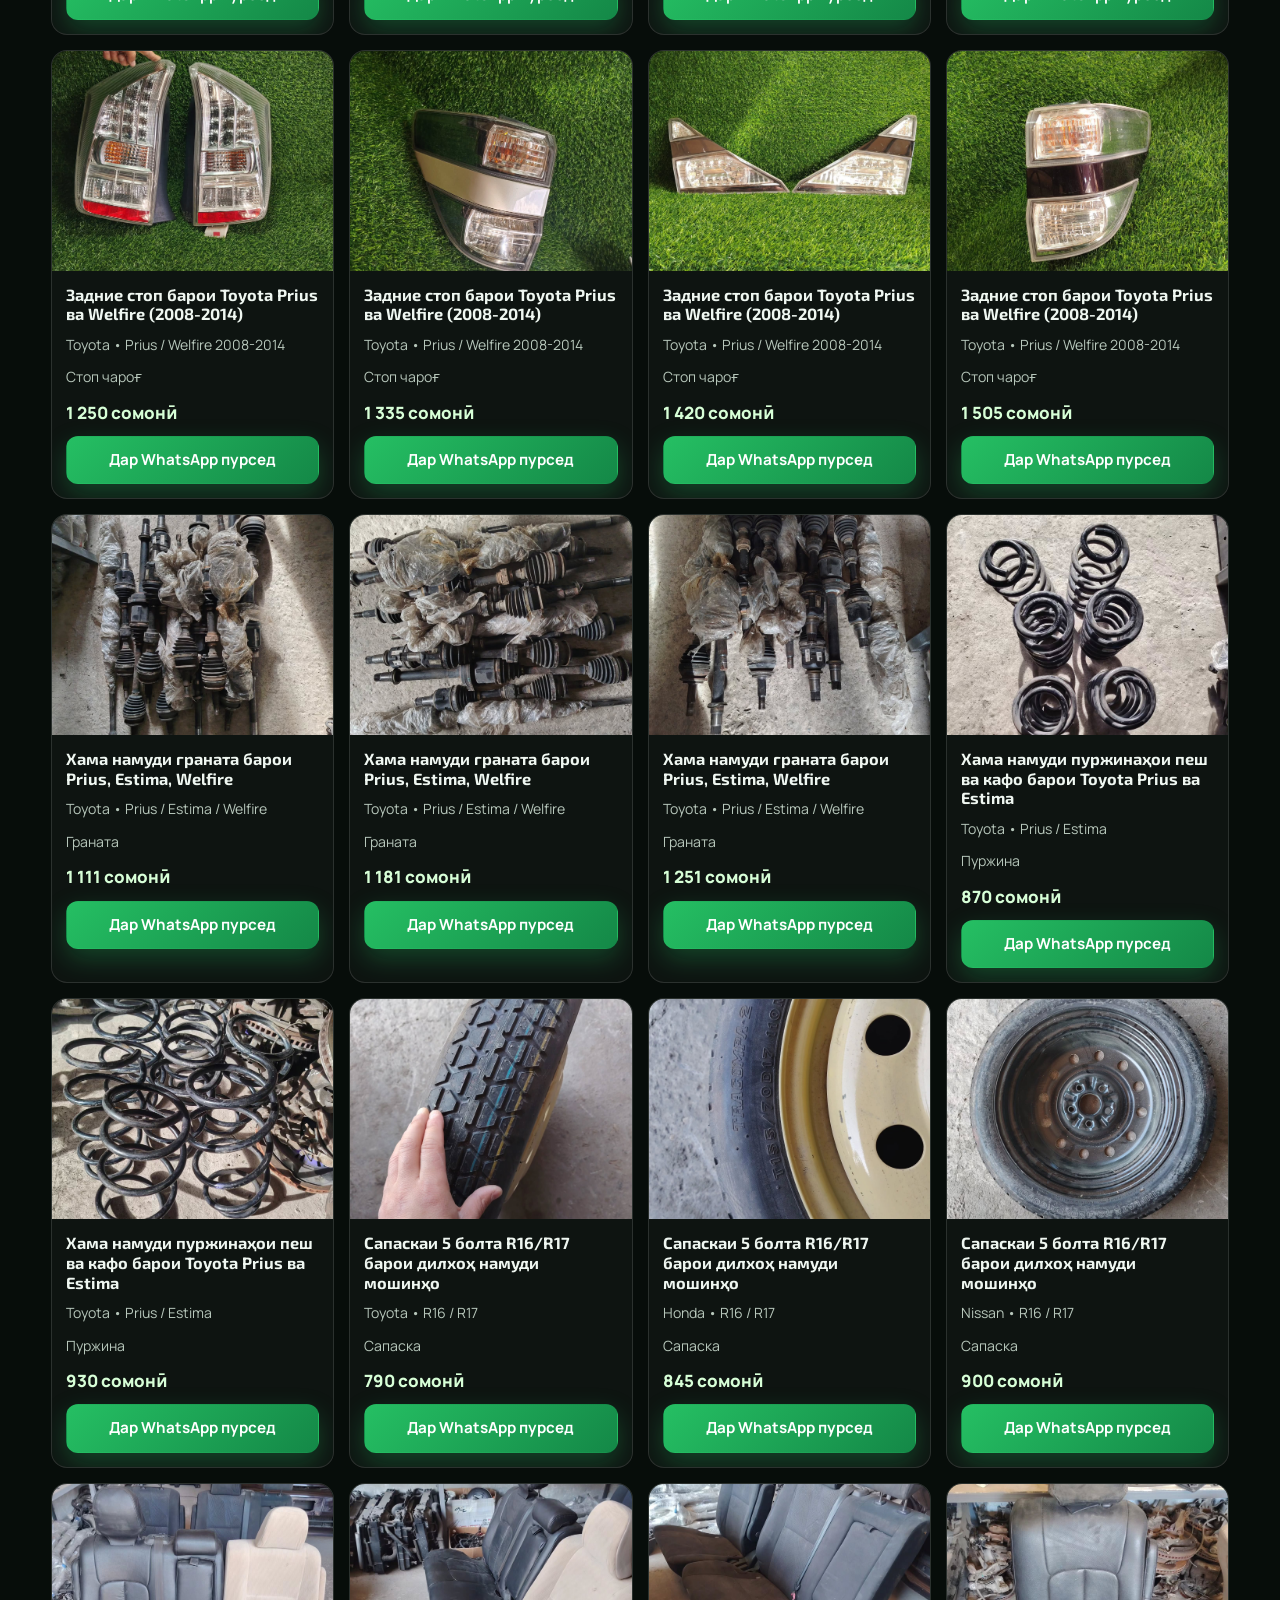
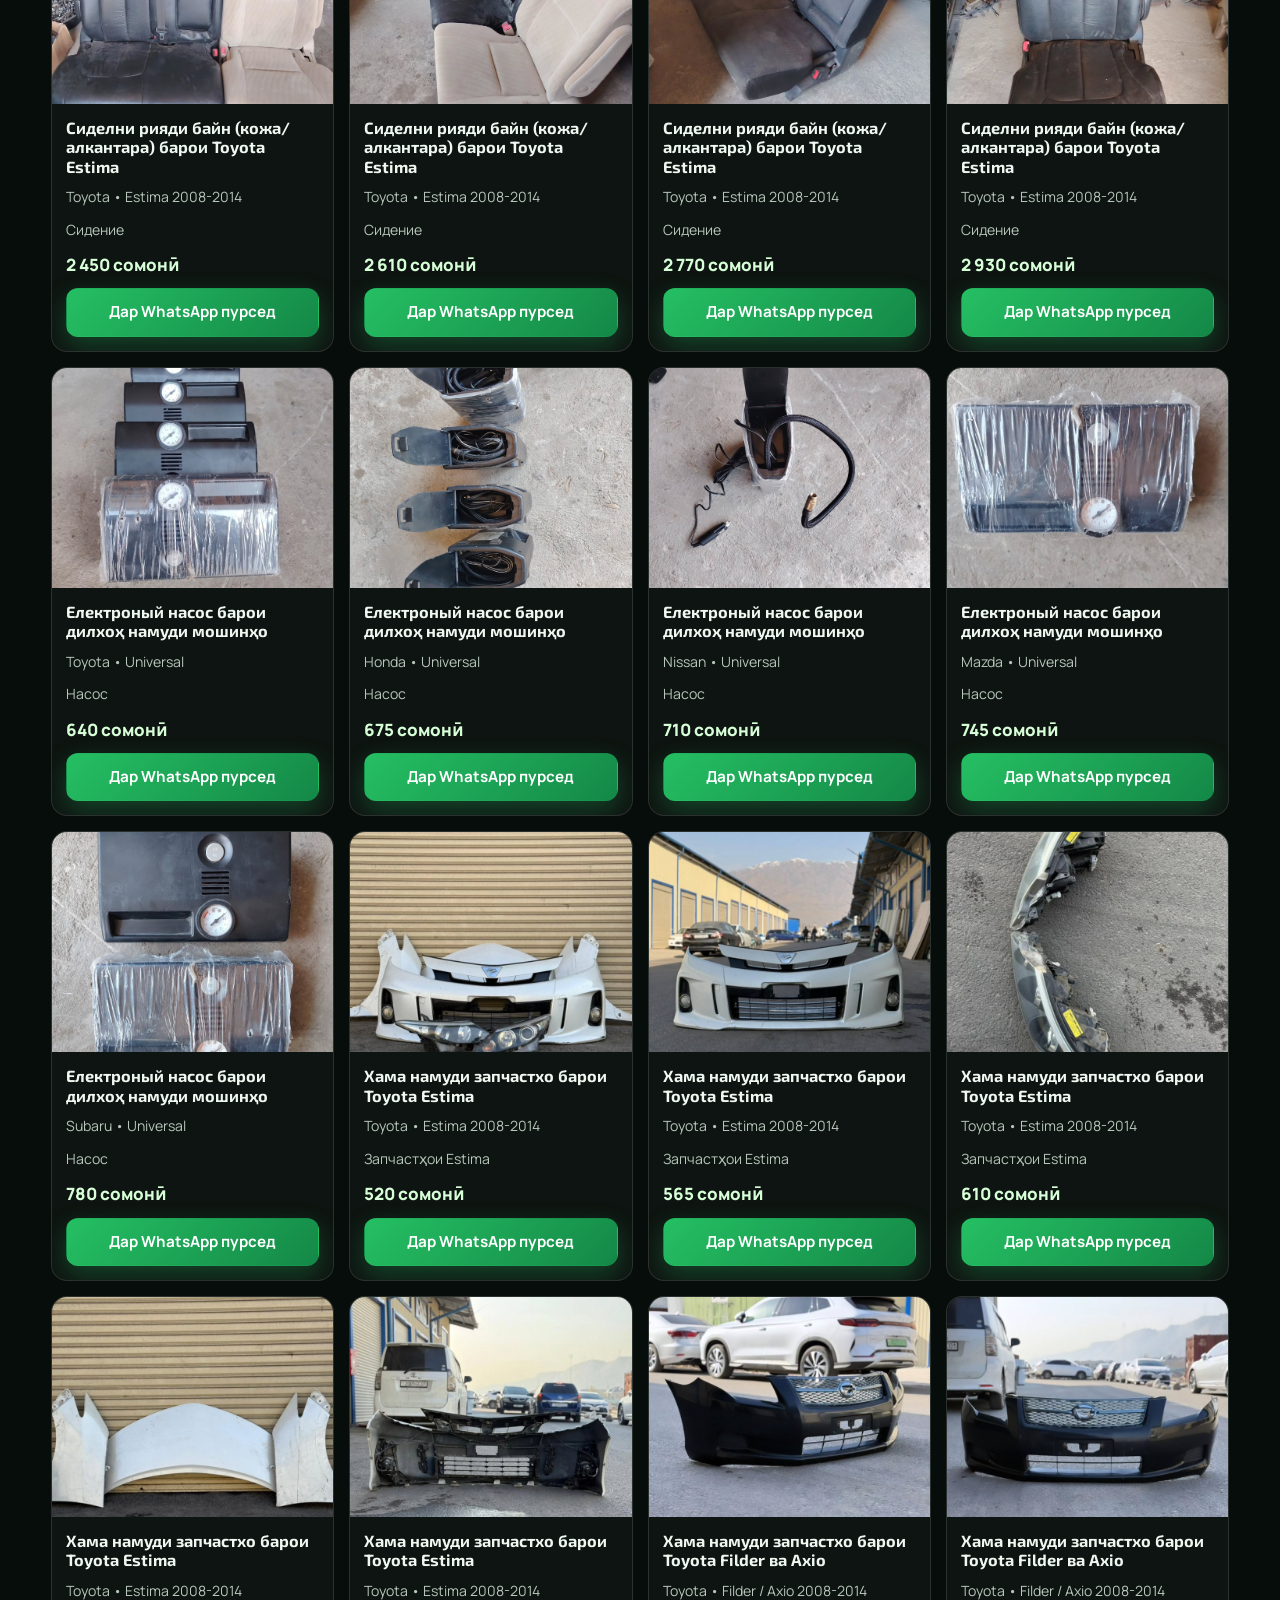
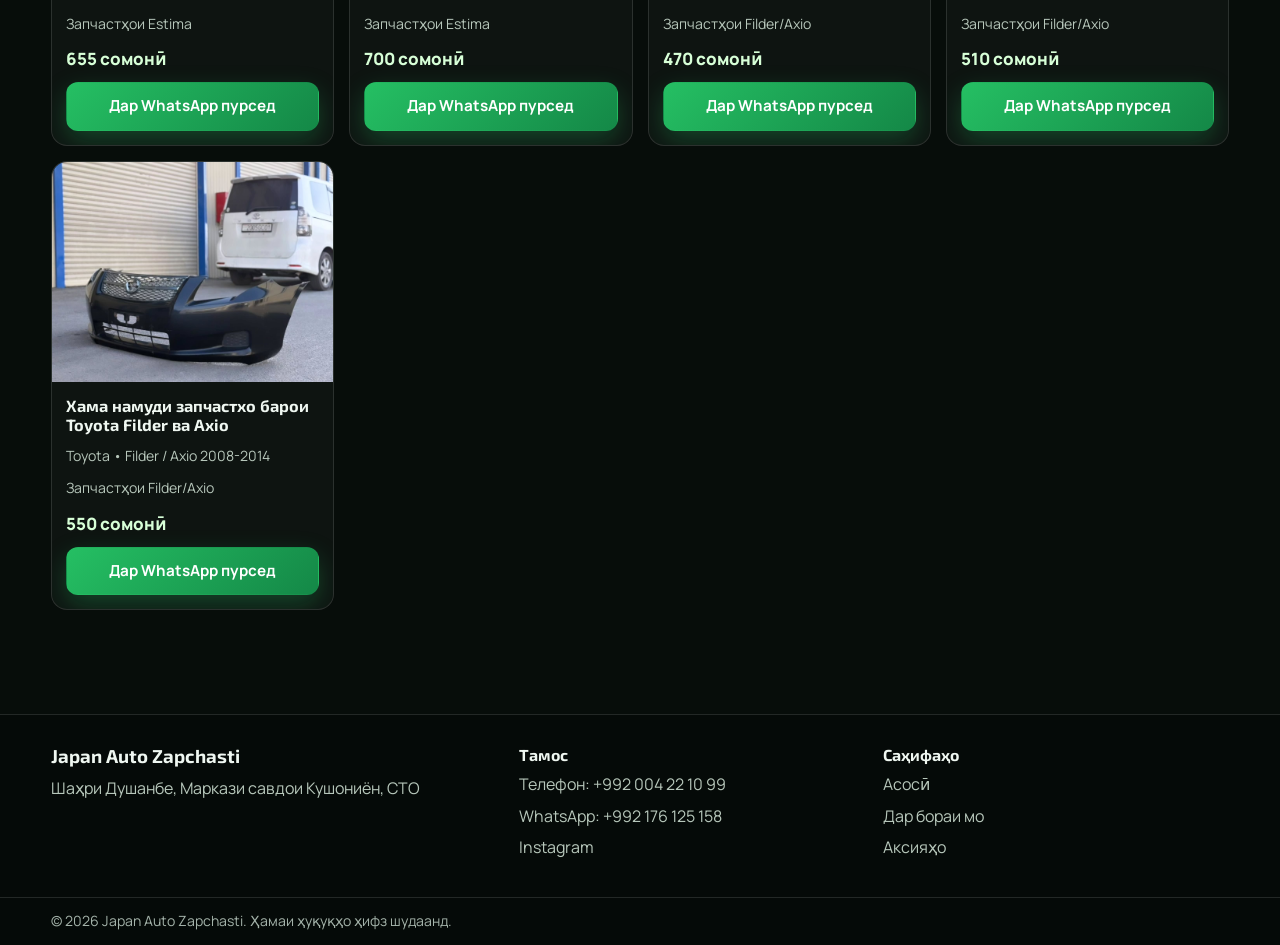
<file: japan-auto-zapchasti/catalog.html>
﻿<!DOCTYPE html>
<html lang="tg">
<head>
  <meta charset="UTF-8">
  <meta name="viewport" content="width=device-width, initial-scale=1.0">
  <title>Каталог | Japan Auto Zapchasti</title>
  <meta name="description" content="Каталоги пурраи запчастҳои мошинҳои ҷопонӣ: ҷустуҷӯ, филтр ва фармоиш дар WhatsApp.">
  <link rel="preconnect" href="https://fonts.googleapis.com">
  <link rel="preconnect" href="https://fonts.gstatic.com" crossorigin>
  <link href="https://fonts.googleapis.com/css2?family=Exo+2:wght@500;600;700;800&family=Manrope:wght@400;500;600;700&display=swap" rel="stylesheet">
  <link rel="stylesheet" href="styles.css">
</head>
<body>
  <header class="site-header">
    <div class="container header-wrap">
      <a class="logo" href="index.html" aria-label="Japan Auto Zapchasti">
        <span class="logo-mark">JA</span>
        <span class="logo-text">
          <strong>Japan Auto</strong>
          <small>Zapchasti</small>
        </span>
      </a>

      <button class="nav-toggle" id="navToggle" aria-label="Меню">
        <span></span>
        <span></span>
        <span></span>
      </button>

      <nav class="site-nav" id="mainNav">
        <a href="index.html" data-nav="index">Асосӣ</a>
        <a href="about.html" data-nav="about">Дар бораи мо</a>
        <a href="catalog.html" data-nav="catalog">Каталог</a>
        <a href="contacts.html" data-nav="contacts">Тамосҳо</a>
        <a href="promotions.html" data-nav="promotions">Аксияҳо</a>
      </nav>

      <a class="mini-contact" href="tel:+992004221099">+992 004 22 10 99</a>
    </div>
  </header>

  <main>
    <section class="section page-hero page-hero-catalog">
      <div class="container">
        <p class="eyebrow">Каталоги пурра</p>
        <h1>Ҳама запчастҳо дар як саҳифа</h1>
        <p class="lead">Ҷустуҷӯ кунед, филтр кунед ва барои ҳар запчаст дар WhatsApp якбора дархост фиристед.</p>
      </div>
    </section>

    <section class="section catalog-controls-section">
      <div class="container">
        <div class="catalog-controls">
          <input id="catalogSearch" type="search" placeholder="Масалан: мотор, граната, Estima, Prius...">
          <select id="catalogBrand">
            <option value="all">Ҳама брендҳо</option>
            <option value="Toyota">Toyota</option>
            <option value="Honda">Honda</option>
            <option value="Nissan">Nissan</option>
            <option value="Mazda">Mazda</option>
            <option value="Subaru">Subaru</option>
            <option value="Mitsubishi">Mitsubishi</option>
            <option value="Suzuki">Suzuki</option>
          </select>
          <select id="catalogSort">
            <option value="popular">Аввал машҳур</option>
            <option value="price-asc">Нарх: аз кам ба зиёд</option>
            <option value="price-desc">Нарх: аз зиёд ба кам</option>
          </select>
        </div>
        <p class="catalog-result" id="catalogResultText"></p>
      </div>
    </section>

    <section class="section catalog-section">
      <div class="container">
        <div class="catalog-grid" id="catalogGrid"></div>
      </div>
    </section>
  </main>

  <footer class="site-footer">
    <div class="container footer-grid">
      <div>
        <h3>Japan Auto Zapchasti</h3>
        <p>Шаҳри Душанбе, Маркази савдои Кушониён, СТО</p>
      </div>
      <div>
        <h4>Тамос</h4>
        <p><a href="tel:+992004221099">Телефон: +992 004 22 10 99</a></p>
        <p><a href="https://wa.me/992176125158" target="_blank" rel="noopener">WhatsApp: +992 176 125 158</a></p>
        <p><a href="https://www.instagram.com/japan_auto_zapchasti" target="_blank" rel="noopener">Instagram</a></p>
      </div>
      <div>
        <h4>Саҳифаҳо</h4>
        <p><a href="index.html">Асосӣ</a></p>
        <p><a href="about.html">Дар бораи мо</a></p>
        <p><a href="promotions.html">Аксияҳо</a></p>
      </div>
    </div>
    <div class="footer-bottom">
      <div class="container">
        <p>© <span data-year></span> Japan Auto Zapchasti. Ҳамаи ҳуқуқҳо ҳифз шудаанд.</p>
      </div>
    </div>
  </footer>

  <a class="wa-float" href="https://wa.me/992176125158?text=%D0%A1%D0%B0%D0%BB%D0%BE%D0%BC%2C%20%D0%B0%D0%B7%20%D0%BA%D0%B0%D1%82%D0%B0%D0%BB%D0%BE%D0%B3%20%D0%B7%D0%B0%D0%BF%D1%87%D0%B0%D1%81%D1%82%20%D0%B4%D0%B0%D1%80%D0%BA%D0%BE%D1%80%20%D0%B0%D1%81%D1%82" target="_blank" rel="noopener" aria-label="WhatsApp">
    Зуд фармоиш диҳед
  </a>

  <script src="script.js"></script>
</body>
</html>
</file>
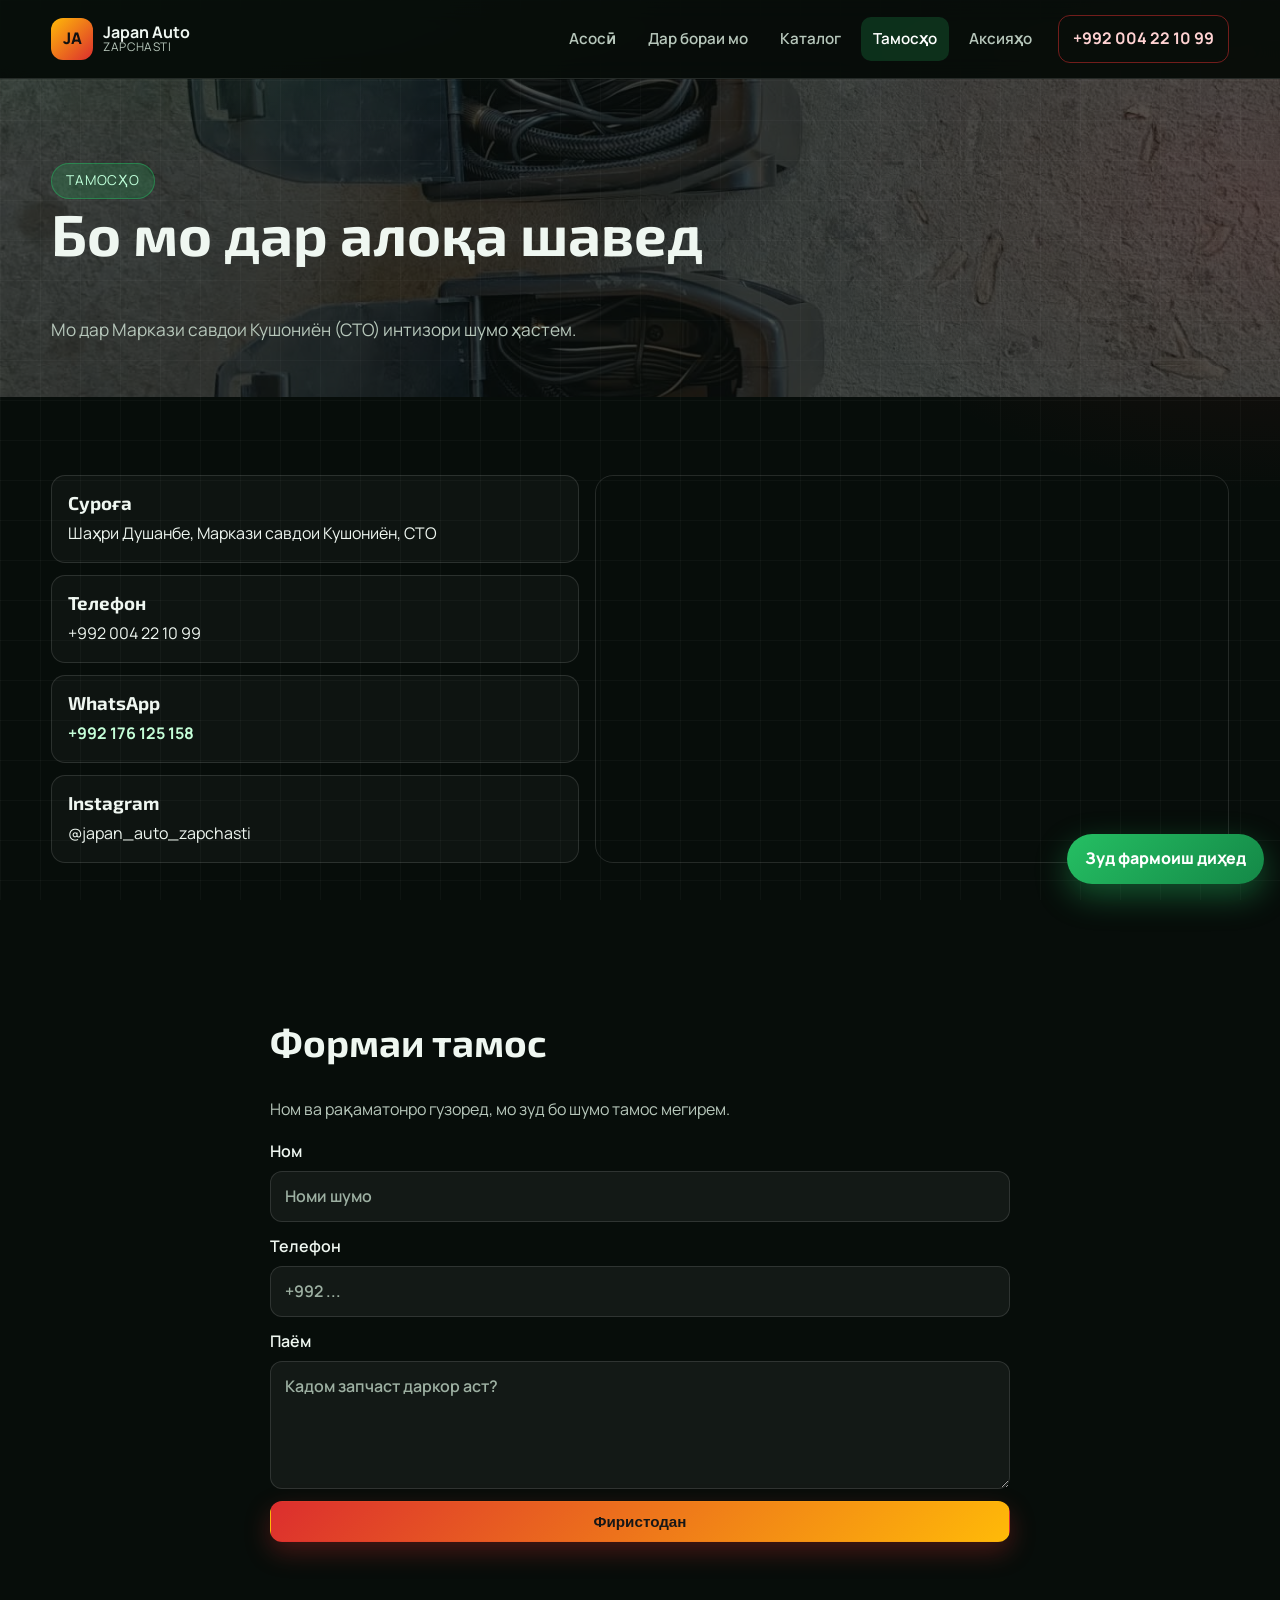
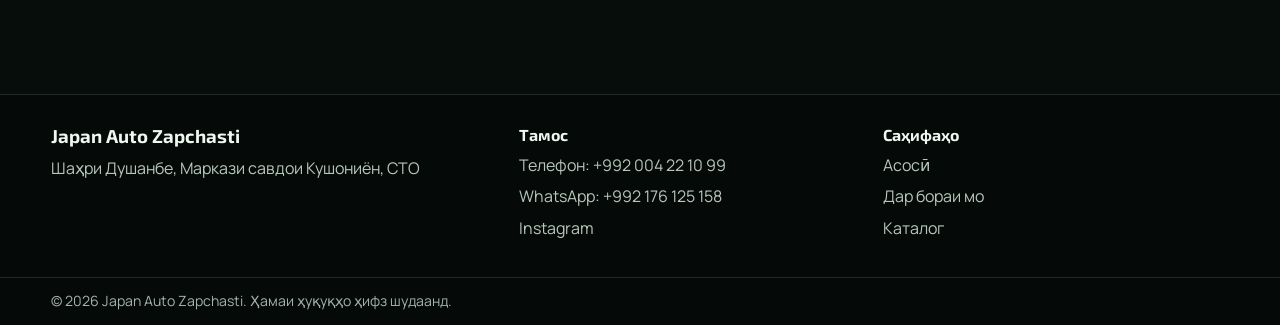
<file: japan-auto-zapchasti/contacts.html>
﻿<!DOCTYPE html>
<html lang="tg">
<head>
  <meta charset="UTF-8">
  <meta name="viewport" content="width=device-width, initial-scale=1.0">
  <title>Тамосҳо | Japan Auto Zapchasti</title>
  <meta name="description" content="Тамосҳои Japan Auto Zapchasti: суроға, телефон, WhatsApp, Instagram ва харита.">
  <link rel="preconnect" href="https://fonts.googleapis.com">
  <link rel="preconnect" href="https://fonts.gstatic.com" crossorigin>
  <link href="https://fonts.googleapis.com/css2?family=Exo+2:wght@500;600;700;800&family=Manrope:wght@400;500;600;700&display=swap" rel="stylesheet">
  <link rel="stylesheet" href="styles.css">
</head>
<body>
  <header class="site-header">
    <div class="container header-wrap">
      <a class="logo" href="index.html" aria-label="Japan Auto Zapchasti">
        <span class="logo-mark">JA</span>
        <span class="logo-text">
          <strong>Japan Auto</strong>
          <small>Zapchasti</small>
        </span>
      </a>

      <button class="nav-toggle" id="navToggle" aria-label="Меню">
        <span></span>
        <span></span>
        <span></span>
      </button>

      <nav class="site-nav" id="mainNav">
        <a href="index.html" data-nav="index">Асосӣ</a>
        <a href="about.html" data-nav="about">Дар бораи мо</a>
        <a href="catalog.html" data-nav="catalog">Каталог</a>
        <a href="contacts.html" data-nav="contacts">Тамосҳо</a>
        <a href="promotions.html" data-nav="promotions">Аксияҳо</a>
      </nav>

      <a class="mini-contact" href="tel:+992004221099">+992 004 22 10 99</a>
    </div>
  </header>

  <main>
    <section class="section page-hero page-hero-contacts">
      <div class="container">
        <p class="eyebrow">Тамосҳо</p>
        <h1>Бо мо дар алоқа шавед</h1>
        <p class="lead">Мо дар Маркази савдои Кушониён (СТО) интизори шумо ҳастем.</p>
      </div>
    </section>

    <section class="section contacts-section">
      <div class="container contacts-grid">
        <div class="contact-cards">
          <article class="contact-card">
            <h3>Суроға</h3>
            <p>Шаҳри Душанбе, Маркази савдои Кушониён, СТО</p>
          </article>

          <article class="contact-card">
            <h3>Телефон</h3>
            <p><a href="tel:+992004221099">+992 004 22 10 99</a></p>
          </article>

          <article class="contact-card">
            <h3>WhatsApp</h3>
            <p><a class="inline-btn" href="https://wa.me/992176125158" target="_blank" rel="noopener">+992 176 125 158</a></p>
          </article>

          <article class="contact-card">
            <h3>Instagram</h3>
            <p><a href="https://www.instagram.com/japan_auto_zapchasti" target="_blank" rel="noopener">@japan_auto_zapchasti</a></p>
          </article>
        </div>

        <div class="contact-map-wrap">
          <iframe title="Google Maps" src="https://www.google.com/maps?q=%D0%9C%D0%B0%D1%80%D0%BA%D0%B0%D0%B7%D0%B8%20%D1%81%D0%B0%D0%B2%D0%B4%D0%BE%D0%B8%20%D0%9A%D1%83%D1%88%D0%BE%D0%BD%D0%B8%D1%91%D0%BD%20%D0%94%D1%83%D1%88%D0%B0%D0%BD%D0%B1%D0%B5&output=embed" loading="lazy" referrerpolicy="no-referrer-when-downgrade"></iframe>
        </div>
      </div>
    </section>

    <section class="section form-section">
      <div class="container form-wrap">
        <h2>Формаи тамос</h2>
        <p>Ном ва рақаматонро гузоред, мо зуд бо шумо тамос мегирем.</p>

        <form id="contactForm" class="contact-form">
          <label>
            Ном
            <input type="text" name="name" required placeholder="Номи шумо">
          </label>

          <label>
            Телефон
            <input type="tel" name="phone" required placeholder="+992 ...">
          </label>

          <label>
            Паём
            <textarea name="message" rows="4" placeholder="Кадом запчаст даркор аст?"></textarea>
          </label>

          <button type="submit" class="btn btn-primary">Фиристодан</button>
          <p class="form-note" id="formNote"></p>
        </form>
      </div>
    </section>
  </main>

  <footer class="site-footer">
    <div class="container footer-grid">
      <div>
        <h3>Japan Auto Zapchasti</h3>
        <p>Шаҳри Душанбе, Маркази савдои Кушониён, СТО</p>
      </div>
      <div>
        <h4>Тамос</h4>
        <p><a href="tel:+992004221099">Телефон: +992 004 22 10 99</a></p>
        <p><a href="https://wa.me/992176125158" target="_blank" rel="noopener">WhatsApp: +992 176 125 158</a></p>
        <p><a href="https://www.instagram.com/japan_auto_zapchasti" target="_blank" rel="noopener">Instagram</a></p>
      </div>
      <div>
        <h4>Саҳифаҳо</h4>
        <p><a href="index.html">Асосӣ</a></p>
        <p><a href="about.html">Дар бораи мо</a></p>
        <p><a href="catalog.html">Каталог</a></p>
      </div>
    </div>
    <div class="footer-bottom">
      <div class="container">
        <p>© <span data-year></span> Japan Auto Zapchasti. Ҳамаи ҳуқуқҳо ҳифз шудаанд.</p>
      </div>
    </div>
  </footer>

  <a class="wa-float" href="https://wa.me/992176125158?text=%D0%A1%D0%B0%D0%BB%D0%BE%D0%BC%2C%20%D0%BC%D0%B5%D1%85%D0%BE%D2%B3%D0%B0%D0%BC%20%D1%82%D0%B0%D0%BC%D0%BE%D1%81%20%D1%88%D0%B0%D0%B2%D0%B0%D0%BC" target="_blank" rel="noopener" aria-label="WhatsApp">
    Зуд фармоиш диҳед
  </a>

  <script src="script.js"></script>
</body>
</html>
</file>
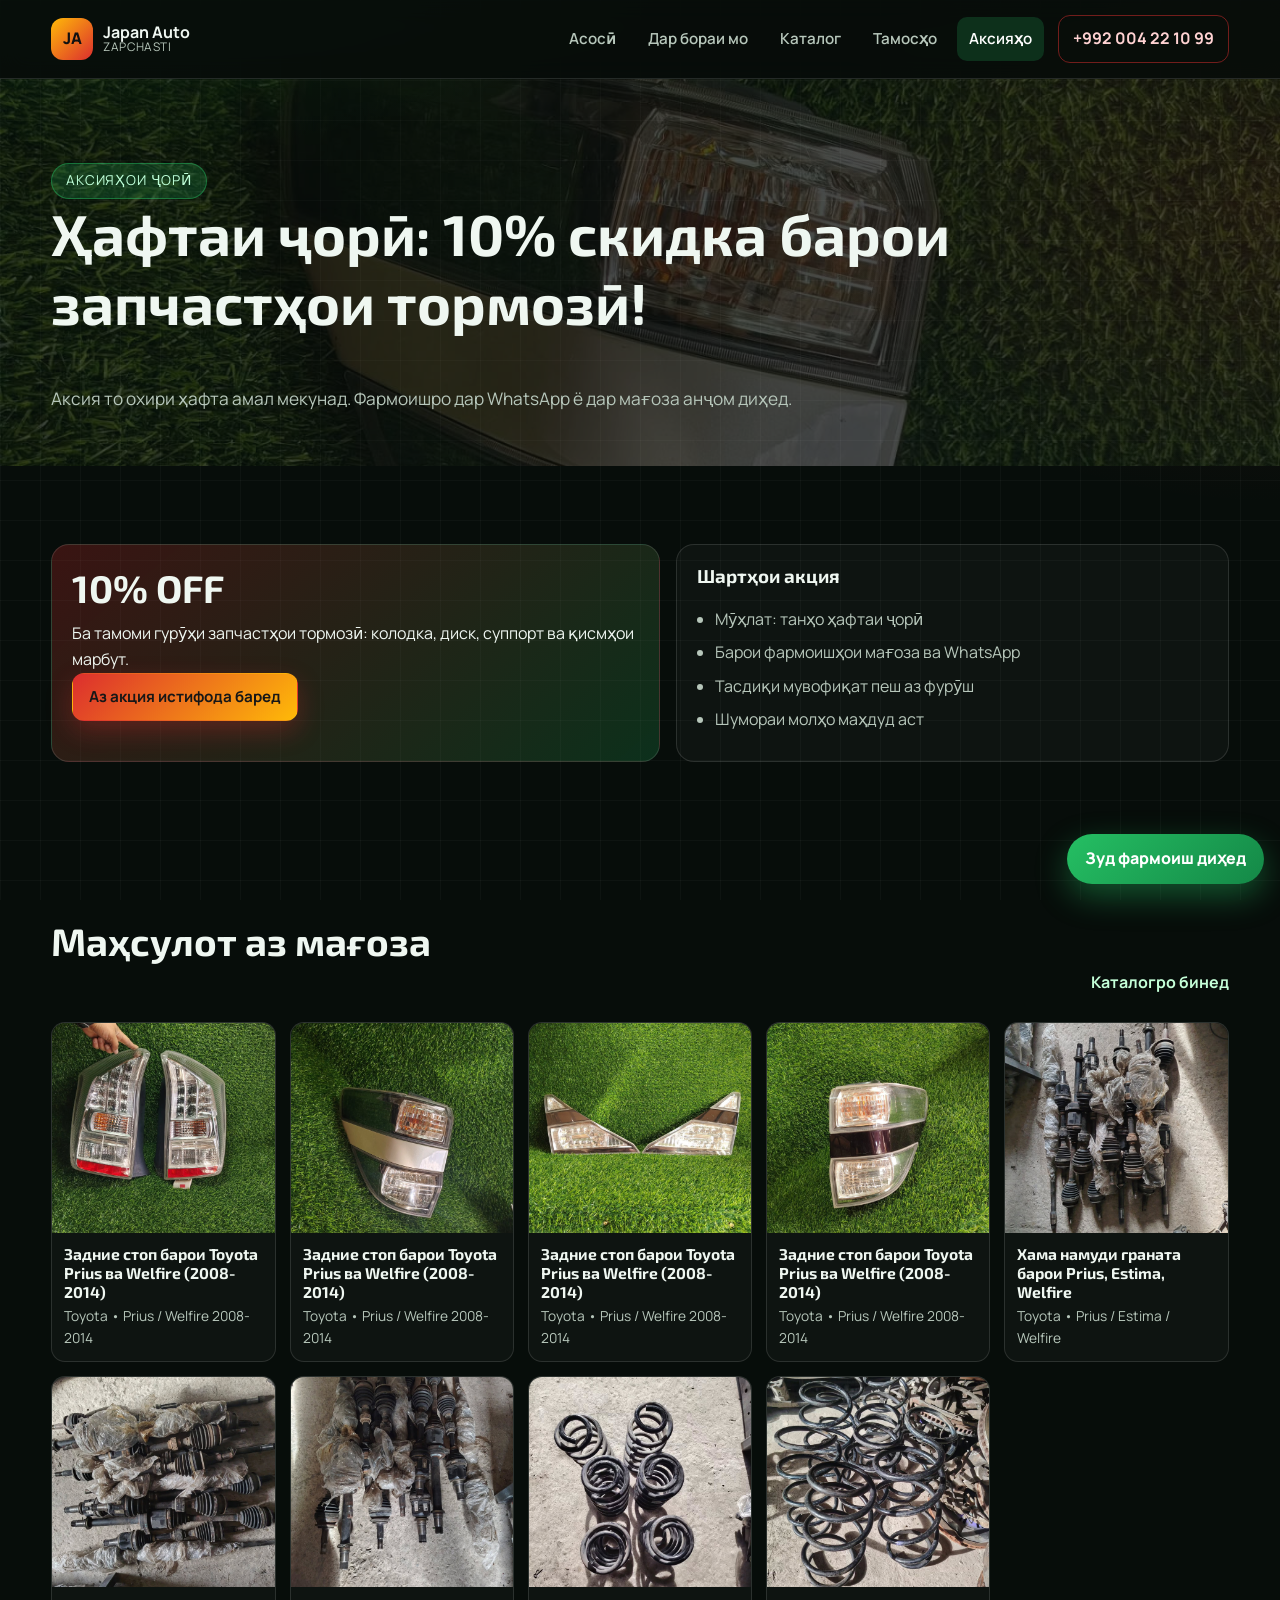
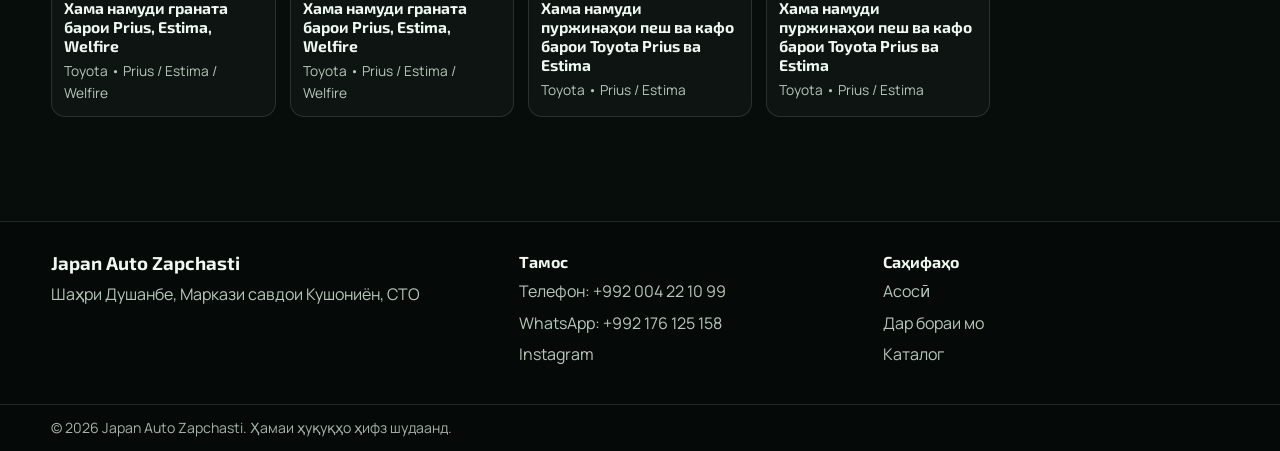
<file: japan-auto-zapchasti/promotions.html>
﻿<!DOCTYPE html>
<html lang="tg">
<head>
  <meta charset="UTF-8">
  <meta name="viewport" content="width=device-width, initial-scale=1.0">
  <title>Аксияҳо | Japan Auto Zapchasti</title>
  <meta name="description" content="Аксияҳои ҷории Japan Auto Zapchasti.">
  <link rel="preconnect" href="https://fonts.googleapis.com">
  <link rel="preconnect" href="https://fonts.gstatic.com" crossorigin>
  <link href="https://fonts.googleapis.com/css2?family=Exo+2:wght@500;600;700;800&family=Manrope:wght@400;500;600;700&display=swap" rel="stylesheet">
  <link rel="stylesheet" href="styles.css">
</head>
<body>
  <header class="site-header">
    <div class="container header-wrap">
      <a class="logo" href="index.html" aria-label="Japan Auto Zapchasti">
        <span class="logo-mark">JA</span>
        <span class="logo-text">
          <strong>Japan Auto</strong>
          <small>Zapchasti</small>
        </span>
      </a>

      <button class="nav-toggle" id="navToggle" aria-label="Меню">
        <span></span>
        <span></span>
        <span></span>
      </button>

      <nav class="site-nav" id="mainNav">
        <a href="index.html" data-nav="index">Асосӣ</a>
        <a href="about.html" data-nav="about">Дар бораи мо</a>
        <a href="catalog.html" data-nav="catalog">Каталог</a>
        <a href="contacts.html" data-nav="contacts">Тамосҳо</a>
        <a href="promotions.html" data-nav="promotions">Аксияҳо</a>
      </nav>

      <a class="mini-contact" href="tel:+992004221099">+992 004 22 10 99</a>
    </div>
  </header>

  <main>
    <section class="section page-hero page-hero-promo">
      <div class="container">
        <p class="eyebrow">Аксияҳои ҷорӣ</p>
        <h1>Ҳафтаи ҷорӣ: 10% скидка барои запчастҳои тормозӣ!</h1>
        <p class="lead">Аксия то охири ҳафта амал мекунад. Фармоишро дар WhatsApp ё дар мағоза анҷом диҳед.</p>
      </div>
    </section>

    <section class="section promo-main">
      <div class="container promo-grid">
        <article class="promo-card promo-highlight">
          <h2>10% OFF</h2>
          <p>Ба тамоми гурӯҳи запчастҳои тормозӣ: колодка, диск, суппорт ва қисмҳои марбут.</p>
          <a class="btn btn-primary" href="https://wa.me/992176125158?text=%D0%A1%D0%B0%D0%BB%D0%BE%D0%BC%2C%20%D0%B0%D0%B7%20%D0%B0%D0%BA%D1%81%D0%B8%D1%8F%D0%B8%2010%25%20%D0%B8%D1%81%D1%82%D0%B8%D1%84%D0%BE%D0%B4%D0%B0%20%D0%B1%D1%83%D1%80%D0%B4%D0%B0%D0%BD%20%D0%BC%D0%B5%D1%85%D0%BE%D2%B3%D0%B0%D0%BC" target="_blank" rel="noopener">Аз акция истифода баред</a>
        </article>

        <article class="promo-card">
          <h3>Шартҳои акция</h3>
          <ul>
            <li>Мӯҳлат: танҳо ҳафтаи ҷорӣ</li>
            <li>Барои фармоишҳои мағоза ва WhatsApp</li>
            <li>Тасдиқи мувофиқат пеш аз фурӯш</li>
            <li>Шумораи молҳо маҳдуд аст</li>
          </ul>
        </article>
      </div>
    </section>

    <section class="section promo-gallery">
      <div class="container">
        <div class="section-head">
          <h2>Маҳсулот аз мағоза</h2>
          <a class="section-link" href="catalog.html">Каталогро бинед</a>
        </div>
        <div class="gallery-grid" id="promoGallery"></div>
      </div>
    </section>
  </main>

  <footer class="site-footer">
    <div class="container footer-grid">
      <div>
        <h3>Japan Auto Zapchasti</h3>
        <p>Шаҳри Душанбе, Маркази савдои Кушониён, СТО</p>
      </div>
      <div>
        <h4>Тамос</h4>
        <p><a href="tel:+992004221099">Телефон: +992 004 22 10 99</a></p>
        <p><a href="https://wa.me/992176125158" target="_blank" rel="noopener">WhatsApp: +992 176 125 158</a></p>
        <p><a href="https://www.instagram.com/japan_auto_zapchasti" target="_blank" rel="noopener">Instagram</a></p>
      </div>
      <div>
        <h4>Саҳифаҳо</h4>
        <p><a href="index.html">Асосӣ</a></p>
        <p><a href="about.html">Дар бораи мо</a></p>
        <p><a href="catalog.html">Каталог</a></p>
      </div>
    </div>
    <div class="footer-bottom">
      <div class="container">
        <p>© <span data-year></span> Japan Auto Zapchasti. Ҳамаи ҳуқуқҳо ҳифз шудаанд.</p>
      </div>
    </div>
  </footer>

  <a class="wa-float" href="https://wa.me/992176125158?text=%D0%A1%D0%B0%D0%BB%D0%BE%D0%BC%2C%20%D0%BC%D0%B5%D1%85%D0%BE%D2%B3%D0%B0%D0%BC%20%D0%B0%D0%BA%D1%81%D0%B8%D1%8F%D0%B8%20%D2%B3%D0%B0%D1%84%D1%82%D0%B0%D1%80%D0%BE%20%D0%B3%D0%B8%D1%80%D0%B0%D0%BC" target="_blank" rel="noopener" aria-label="WhatsApp">
    Зуд фармоиш диҳед
  </a>

  <script src="script.js"></script>
</body>
</html>
</file>
<file: styles.css>
:root {
  --bg: #070d0a;
  --bg-soft: #0e1813;
  --surface: #152019;
  --surface-2: #1b2b21;
  --line: rgba(255, 255, 255, 0.12);
  --text: #eff7f1;
  --muted: #b7c7bb;
  --green: #25bf63;
  --green-deep: #148847;
  --red: #dc2e2e;
  --yellow: #ffba08;
  --white: #ffffff;
  --shadow: 0 18px 40px rgba(0, 0, 0, 0.34);
  --radius: 18px;
}

* {
  box-sizing: border-box;
}

html,
body {
  margin: 0;
  padding: 0;
}

body {
  font-family: "Manrope", "Segoe UI", sans-serif;
  color: var(--text);
  background:
    radial-gradient(1200px 650px at 10% -10%, rgba(37, 191, 99, 0.18), transparent 55%),
    radial-gradient(800px 500px at 100% 10%, rgba(220, 46, 46, 0.12), transparent 60%),
    var(--bg);
  line-height: 1.6;
}

body::before {
  content: "";
  position: fixed;
  inset: 0;
  pointer-events: none;
  background-image: linear-gradient(rgba(255, 255, 255, 0.03) 1px, transparent 1px),
    linear-gradient(90deg, rgba(255, 255, 255, 0.03) 1px, transparent 1px);
  background-size: 40px 40px;
  z-index: -1;
}

a {
  color: inherit;
  text-decoration: none;
}

img,
video {
  max-width: 100%;
  display: block;
}

.container {
  width: min(1180px, 92%);
  margin-inline: auto;
}

.section {
  padding: 78px 0;
}

h1,
h2,
h3,
h4 {
  font-family: "Exo 2", sans-serif;
  margin-top: 0;
  line-height: 1.2;
}

h1 {
  font-size: clamp(2rem, 5vw, 3.6rem);
}

h2 {
  font-size: clamp(1.6rem, 3.2vw, 2.4rem);
}

p {
  margin: 0;
}

.lead {
  font-size: 1.08rem;
  color: var(--muted);
  max-width: 850px;
}

.eyebrow {
  display: inline-block;
  background: rgba(37, 191, 99, 0.2);
  border: 1px solid rgba(37, 191, 99, 0.45);
  border-radius: 999px;
  padding: 6px 14px;
  font-size: 0.85rem;
  letter-spacing: 0.06em;
  text-transform: uppercase;
  color: #bfffd9;
}

.section-head {
  display: flex;
  align-items: end;
  justify-content: space-between;
  gap: 16px;
  margin-bottom: 26px;
}

.section-head p {
  color: var(--muted);
}

.section-link {
  color: #c4ffd8;
  font-weight: 700;
}

.site-header {
  position: sticky;
  top: 0;
  z-index: 80;
  background: rgba(7, 13, 10, 0.86);
  backdrop-filter: blur(12px);
  border-bottom: 1px solid var(--line);
}

.header-wrap {
  display: flex;
  align-items: center;
  gap: 14px;
  min-height: 78px;
  flex-wrap: wrap;
  padding: 8px 0;
}

.logo {
  display: inline-flex;
  align-items: center;
  gap: 10px;
}

.logo-mark {
  width: 42px;
  height: 42px;
  border-radius: 12px;
  display: grid;
  place-items: center;
  font-weight: 800;
  color: #111;
  background: linear-gradient(135deg, var(--yellow), var(--red));
}

.logo-text {
  display: inline-flex;
  flex-direction: column;
  line-height: 1.08;
}

.logo-text strong {
  font-size: 1rem;
}

.logo-text small {
  color: var(--muted);
  font-size: 0.74rem;
  letter-spacing: 0.05em;
  text-transform: uppercase;
}

.site-nav {
  display: flex;
  align-items: center;
  gap: 8px;
  margin-left: auto;
}

.site-nav a {
  padding: 10px 12px;
  border-radius: 10px;
  color: var(--muted);
  font-weight: 600;
  font-size: 0.95rem;
}

.site-nav a:hover,
.site-nav a.active {
  color: var(--white);
  background: rgba(37, 191, 99, 0.2);
}

.mini-contact {
  padding: 10px 14px;
  border: 1px solid rgba(220, 46, 46, 0.5);
  border-radius: 12px;
  font-weight: 700;
  color: #ffd2d2;
  transition: 0.2s ease;
}

.mini-contact:hover {
  background: rgba(220, 46, 46, 0.16);
}

.nav-toggle {
  display: none;
  width: 44px;
  height: 44px;
  border: 1px solid var(--line);
  border-radius: 10px;
  background: transparent;
  padding: 10px;
  gap: 4px;
  flex-direction: column;
  justify-content: center;
}

.nav-toggle span {
  display: block;
  height: 2px;
  width: 100%;
  background: var(--white);
}

.hero {
  position: relative;
  overflow: hidden;
  padding: 84px 0 42px;
}

.hero-bg {
  position: absolute;
  inset: 0;
  background-image:
    linear-gradient(to right, rgba(7, 13, 10, 0.84), rgba(7, 13, 10, 0.5)),
    url("assets/media/wish-engine-03.jpg");
  background-size: cover;
  background-position: center;
  filter: saturate(1.15);
}

.hero-bg::after {
  content: "";
  position: absolute;
  inset: 0;
  background: linear-gradient(to top, rgba(7, 13, 10, 1), transparent 48%);
}

.hero-content {
  position: relative;
  z-index: 2;
  max-width: 820px;
}

.hero h1 {
  margin: 14px 0 14px;
  text-shadow: 0 7px 25px rgba(0, 0, 0, 0.5);
}

.brands-line {
  font-family: "Exo 2", sans-serif;
  font-size: clamp(1rem, 2.2vw, 1.25rem);
  color: #d5ffe4;
  margin-bottom: 14px;
}

.hero-sub {
  color: #d6e6db;
  max-width: 760px;
}

.hero-actions {
  margin-top: 26px;
  display: flex;
  flex-wrap: wrap;
  gap: 12px;
}

.btn {
  display: inline-flex;
  align-items: center;
  justify-content: center;
  gap: 8px;
  border-radius: 12px;
  padding: 11px 16px;
  border: 1px solid transparent;
  font-size: 0.95rem;
  font-weight: 700;
  cursor: pointer;
  transition: transform 0.2s ease, box-shadow 0.2s ease, background 0.2s ease;
}

.btn:hover {
  transform: translateY(-2px);
}

.btn-primary {
  color: #171717;
  background: linear-gradient(135deg, var(--red), var(--yellow));
  box-shadow: 0 10px 26px rgba(220, 46, 46, 0.3);
}

.btn-whatsapp {
  color: var(--white);
  background: linear-gradient(135deg, var(--green), var(--green-deep));
  box-shadow: 0 10px 26px rgba(37, 191, 99, 0.28);
}

.btn-outline {
  color: #bfffd9;
  border-color: rgba(37, 191, 99, 0.45);
  background: transparent;
}

.btn-light {
  color: var(--text);
  border-color: var(--line);
  background: rgba(255, 255, 255, 0.08);
}

.hero-strip {
  position: relative;
  z-index: 2;
  margin-top: 28px;
  display: grid;
  grid-template-columns: repeat(4, minmax(0, 1fr));
  gap: 12px;
}

.hero-strip img {
  width: 100%;
  height: 160px;
  object-fit: cover;
  border-radius: 14px;
  border: 1px solid var(--line);
  box-shadow: var(--shadow);
}

.why-grid {
  display: grid;
  grid-template-columns: repeat(5, minmax(0, 1fr));
  gap: 14px;
}

.why-card {
  background: linear-gradient(160deg, rgba(27, 43, 33, 0.9), rgba(16, 25, 20, 0.95));
  border: 1px solid var(--line);
  border-radius: var(--radius);
  padding: 18px;
}

.why-icon {
  width: 42px;
  height: 42px;
  border-radius: 10px;
  display: grid;
  place-items: center;
  font-weight: 800;
  margin-bottom: 12px;
  background: rgba(37, 191, 99, 0.22);
  color: #d4ffe4;
}

.why-card h3 {
  font-size: 1.03rem;
  margin-bottom: 8px;
}

.why-card p {
  color: var(--muted);
  font-size: 0.94rem;
}

.video-grid {
  display: grid;
  grid-template-columns: 1fr 1.2fr;
  gap: 24px;
  align-items: center;
}

.video-copy p {
  color: var(--muted);
}

.video-copy h2 {
  margin: 12px 0;
}

.video-actions {
  margin-top: 22px;
  display: flex;
  flex-wrap: wrap;
  gap: 10px;
}

.video-frame {
  border-radius: var(--radius);
  border: 1px solid var(--line);
  overflow: hidden;
  box-shadow: var(--shadow);
  background: #000;
}

.video-frame video {
  width: 100%;
  height: 100%;
}

.gallery-grid {
  display: grid;
  grid-template-columns: repeat(auto-fill, minmax(220px, 1fr));
  gap: 14px;
}

.gallery-item {
  border-radius: 14px;
  overflow: hidden;
  border: 1px solid var(--line);
  background: rgba(255, 255, 255, 0.03);
}

.gallery-item img {
  width: 100%;
  height: 210px;
  object-fit: cover;
}

.gallery-caption {
  padding: 12px;
}

.gallery-caption h3 {
  font-size: 0.98rem;
  margin-bottom: 4px;
}

.gallery-caption p {
  color: var(--muted);
  font-size: 0.86rem;
}

.quick-controls {
  display: grid;
  gap: 12px;
  margin-bottom: 14px;
}

.quick-controls input,
.catalog-controls input,
.catalog-controls select,
.contact-form input,
.contact-form textarea {
  width: 100%;
  background: rgba(255, 255, 255, 0.05);
  border: 1px solid var(--line);
  color: var(--text);
  border-radius: 12px;
  padding: 12px 14px;
  font: inherit;
}

.quick-controls input::placeholder,
.catalog-controls input::placeholder,
.contact-form input::placeholder,
.contact-form textarea::placeholder {
  color: #9db0a2;
}

.brand-filters {
  display: flex;
  flex-wrap: wrap;
  gap: 8px;
}

.brand-filters button {
  border: 1px solid rgba(37, 191, 99, 0.35);
  background: rgba(20, 136, 71, 0.15);
  color: #d3ffe4;
  border-radius: 999px;
  padding: 8px 14px;
  font-weight: 700;
  cursor: pointer;
}

.brand-filters button.active {
  background: linear-gradient(135deg, var(--green), var(--green-deep));
  border-color: transparent;
  color: #fff;
}

.table-wrap {
  overflow-x: auto;
  border-radius: 16px;
  border: 1px solid var(--line);
}

table {
  width: 100%;
  border-collapse: collapse;
  min-width: 820px;
  background: rgba(255, 255, 255, 0.02);
}

th,
td {
  text-align: left;
  padding: 14px;
  border-bottom: 1px solid var(--line);
}

th {
  color: #dbffe9;
  font-family: "Exo 2", sans-serif;
}

td {
  color: #d7e4dc;
}

.status {
  display: inline-block;
  font-size: 0.8rem;
  border-radius: 999px;
  padding: 5px 9px;
  background: rgba(37, 191, 99, 0.18);
  border: 1px solid rgba(37, 191, 99, 0.35);
}

.mini-btn {
  display: inline-flex;
  align-items: center;
  justify-content: center;
  border-radius: 10px;
  padding: 8px 12px;
  font-size: 0.86rem;
  font-weight: 700;
  background: rgba(220, 46, 46, 0.2);
  border: 1px solid rgba(220, 46, 46, 0.5);
}

.cta-inner {
  text-align: center;
  background: linear-gradient(140deg, rgba(20, 136, 71, 0.22), rgba(220, 46, 46, 0.14));
  border: 1px solid var(--line);
  border-radius: 22px;
  padding: 42px 24px;
}

.cta-inner p {
  color: var(--muted);
  margin: 10px auto 22px;
  max-width: 650px;
}

.page-hero {
  position: relative;
  padding: 84px 0 54px;
  overflow: hidden;
}

.page-hero::before {
  content: "";
  position: absolute;
  inset: 0;
  opacity: 0.26;
  background-size: cover;
  background-position: center;
}

.page-hero > .container {
  position: relative;
  z-index: 2;
}

.page-hero-about::before {
  background-image: url("assets/media/estima-parts-03.jpg");
}

.page-hero-catalog::before {
  background-image: url("assets/media/granata-02.jpg");
}

.page-hero-contacts::before {
  background-image: url("assets/media/electro-pump-02.jpg");
}

.page-hero-promo::before {
  background-image: url("assets/media/prius-welfire-stop-02.jpg");
}

.about-details .split-layout {
  display: grid;
  grid-template-columns: repeat(2, minmax(0, 1fr));
  gap: 18px;
}

.about-card {
  border: 1px solid var(--line);
  border-radius: var(--radius);
  background: rgba(255, 255, 255, 0.03);
  padding: 20px;
}

.about-card ul {
  margin: 10px 0 0;
  padding-left: 18px;
}

.about-card li {
  margin-bottom: 8px;
  color: var(--muted);
}

.catalog-controls {
  display: grid;
  grid-template-columns: 1.6fr 1fr 1fr;
  gap: 10px;
}

.catalog-result {
  margin-top: 12px;
  color: var(--muted);
}

.catalog-grid {
  display: grid;
  grid-template-columns: repeat(auto-fill, minmax(260px, 1fr));
  gap: 15px;
}

.product-card {
  border: 1px solid var(--line);
  border-radius: 16px;
  overflow: hidden;
  background: rgba(255, 255, 255, 0.03);
  display: flex;
  flex-direction: column;
}

.product-card img {
  width: 100%;
  height: 220px;
  object-fit: cover;
}

.product-body {
  padding: 14px;
  display: grid;
  gap: 10px;
}

.product-title {
  font-size: 1.02rem;
  margin: 0;
}

.product-meta {
  color: var(--muted);
  font-size: 0.88rem;
}

.product-price {
  font-size: 1.06rem;
  font-weight: 800;
  color: #d7ffd7;
}

.contacts-grid {
  display: grid;
  grid-template-columns: 1fr 1.2fr;
  gap: 16px;
}

.contact-cards {
  display: grid;
  gap: 12px;
}

.contact-card {
  border: 1px solid var(--line);
  border-radius: 14px;
  padding: 16px;
  background: rgba(255, 255, 255, 0.03);
}

.contact-card h3 {
  margin-bottom: 6px;
}

.inline-btn {
  color: #c4ffd8;
  font-weight: 700;
}

.contact-map-wrap {
  border: 1px solid var(--line);
  border-radius: var(--radius);
  overflow: hidden;
  min-height: 340px;
}

.contact-map-wrap iframe {
  border: 0;
  width: 100%;
  height: 100%;
  min-height: 340px;
}

.form-wrap {
  max-width: 740px;
}

.form-wrap p {
  color: var(--muted);
  margin-bottom: 16px;
}

.contact-form {
  display: grid;
  gap: 12px;
}

.contact-form label {
  display: grid;
  gap: 6px;
  font-weight: 600;
}

.form-note {
  min-height: 20px;
  color: #c4ffd8;
  font-size: 0.9rem;
}

.promo-grid {
  display: grid;
  grid-template-columns: 1.1fr 1fr;
  gap: 16px;
}

.promo-card {
  border-radius: var(--radius);
  border: 1px solid var(--line);
  padding: 20px;
  background: rgba(255, 255, 255, 0.03);
}

.promo-highlight {
  background: linear-gradient(140deg, rgba(220, 46, 46, 0.24), rgba(37, 191, 99, 0.2));
}

.promo-highlight h2 {
  margin-bottom: 10px;
}

.promo-card ul {
  margin: 8px 0 0;
  padding-left: 18px;
}

.promo-card li {
  margin-bottom: 8px;
  color: var(--muted);
}

.site-footer {
  border-top: 1px solid var(--line);
  margin-top: 26px;
  background: rgba(0, 0, 0, 0.2);
}

.footer-grid {
  display: grid;
  grid-template-columns: 1.3fr 1fr 1fr;
  gap: 18px;
  padding: 30px 0;
}

.site-footer h3,
.site-footer h4 {
  margin-bottom: 8px;
}

.site-footer p {
  margin-bottom: 6px;
  color: var(--muted);
}

.site-footer a:hover {
  color: #cbffdf;
}

.footer-bottom {
  border-top: 1px solid var(--line);
  padding: 12px 0;
}

.footer-bottom p {
  margin: 0;
  color: #a4b3aa;
  font-size: 0.88rem;
}

.welcome-modal {
  position: fixed;
  inset: 0;
  z-index: 120;
  display: grid;
  place-items: center;
  padding: 18px;
  background: rgba(0, 0, 0, 0.6);
  opacity: 0;
  visibility: hidden;
  transition: opacity 0.25s ease;
}

.welcome-modal.show {
  opacity: 1;
  visibility: visible;
}

.modal-card {
  width: min(460px, 92vw);
  background: linear-gradient(160deg, #18271e, #0f1b14);
  border: 1px solid var(--line);
  border-radius: 16px;
  padding: 20px;
  position: relative;
}

.modal-card h3 {
  margin-bottom: 8px;
}

.modal-card p {
  color: var(--muted);
  margin-bottom: 16px;
}

.modal-close {
  position: absolute;
  right: 10px;
  top: 8px;
  border: 0;
  background: transparent;
  color: var(--white);
  font-size: 1.5rem;
  cursor: pointer;
}

.wa-float {
  position: fixed;
  right: 16px;
  bottom: 16px;
  z-index: 90;
  border-radius: 999px;
  padding: 12px 18px;
  font-weight: 800;
  color: #fff;
  background: linear-gradient(135deg, var(--green), var(--green-deep));
  box-shadow: 0 12px 32px rgba(37, 191, 99, 0.4);
}

/* ===== Responsive — tablet ===== */
@media (max-width: 1080px) {
  .why-grid {
    grid-template-columns: repeat(3, minmax(0, 1fr));
  }

  .video-grid,
  .contacts-grid,
  .promo-grid {
    grid-template-columns: 1fr;
  }

  .about-details .split-layout {
    grid-template-columns: 1fr;
  }
}

/* ===== Responsive — small tablet / large phone ===== */
@media (max-width: 880px) {
  .nav-toggle {
    display: inline-flex;
    margin-left: auto;
  }

  .site-nav {
    position: absolute;
    top: 100%;
    left: 4%;
    right: 4%;
    flex-direction: column;
    align-items: stretch;
    background: #0f1914;
    border: 1px solid var(--line);
    border-radius: 14px;
    padding: 10px;
    display: none;
    box-shadow: var(--shadow);
  }

  .site-nav.open {
    display: flex;
  }

  .site-nav a {
    padding: 14px 16px;
  }

  .mini-contact {
    display: none;
  }

  .header-wrap {
    min-height: 64px;
    padding: 6px 0;
  }

  .hero {
    padding: 56px 0 28px;
  }

  .hero-strip {
    grid-template-columns: repeat(2, minmax(0, 1fr));
    gap: 10px;
  }

  .hero-strip img {
    height: 130px;
  }

  .why-grid {
    grid-template-columns: repeat(2, minmax(0, 1fr));
  }

  .catalog-controls {
    grid-template-columns: 1fr;
  }

  .footer-grid {
    grid-template-columns: 1fr;
    gap: 22px;
  }

  .section-head {
    flex-direction: column;
    align-items: flex-start;
  }

  .hero h1 {
    font-size: clamp(1.75rem, 6.5vw, 2.6rem);
  }

  .hero-actions .btn,
  .video-actions .btn,
  .cta-inner .btn {
    width: 100%;
  }

  .page-hero {
    padding: 56px 0 36px;
  }

  .section {
    padding: 52px 0;
  }

  .product-card img {
    height: 200px;
  }

  .gallery-item img {
    height: 190px;
  }
}

/* ===== Responsive — phone ===== */
@media (max-width: 560px) {
  html {
    -webkit-text-size-adjust: 100%;
  }

  body {
    font-size: 15px;
  }

  .container {
    width: min(100%, 92%);
  }

  .section {
    padding: 44px 0;
  }

  .header-wrap {
    min-height: 58px;
    gap: 10px;
  }

  .logo-mark {
    width: 36px;
    height: 36px;
    border-radius: 10px;
    font-size: 0.9rem;
  }

  .logo-text strong {
    font-size: 0.92rem;
  }

  .logo-text small {
    font-size: 0.68rem;
  }

  .nav-toggle {
    width: 42px;
    height: 42px;
  }

  .hero {
    padding: 40px 0 24px;
  }

  .hero-content {
    max-width: 100%;
  }

  .hero h1 {
    font-size: clamp(1.55rem, 7.2vw, 2.1rem);
    margin: 12px 0 12px;
  }

  .brands-line {
    font-size: 0.95rem;
  }

  .hero-sub {
    font-size: 0.95rem;
  }

  .lead {
    font-size: 0.98rem;
  }

  .hero-strip {
    grid-template-columns: 1fr 1fr;
    gap: 8px;
    margin-top: 20px;
  }

  .hero-strip img {
    height: 110px;
    border-radius: 12px;
  }

  .why-grid {
    grid-template-columns: 1fr;
    gap: 10px;
  }

  .why-card {
    padding: 16px;
  }

  .gallery-grid {
    grid-template-columns: 1fr 1fr;
    gap: 10px;
  }

  .gallery-item img {
    height: 140px;
  }

  .gallery-caption {
    padding: 10px;
  }

  .gallery-caption h3 {
    font-size: 0.86rem;
  }

  .gallery-caption p {
    font-size: 0.78rem;
  }

  .catalog-grid {
    grid-template-columns: 1fr;
    gap: 12px;
  }

  .product-card img {
    height: 200px;
  }

  .product-body {
    padding: 12px;
  }

  .hero-actions {
    flex-direction: column;
    gap: 10px;
    margin-top: 20px;
  }

  .btn {
    padding: 13px 16px;
    font-size: 0.95rem;
    min-height: 46px;
  }

  .brand-filters {
    gap: 6px;
  }

  .brand-filters button {
    padding: 8px 12px;
    font-size: 0.82rem;
  }

  .table-wrap {
    margin-inline: -2%;
    width: 104%;
    border-radius: 12px;
    -webkit-overflow-scrolling: touch;
  }

  table {
    min-width: 640px;
  }

  th,
  td {
    padding: 11px 10px;
    font-size: 0.88rem;
  }

  .mini-btn {
    padding: 9px 10px;
    font-size: 0.8rem;
    white-space: nowrap;
  }

  .cta-inner {
    padding: 28px 16px;
    border-radius: 16px;
  }

  .cta-inner h2 {
    font-size: 1.35rem;
  }

  .contact-map-wrap,
  .contact-map-wrap iframe {
    min-height: 260px;
  }

  .contact-card {
    padding: 14px;
  }

  .promo-grid {
    gap: 12px;
  }

  .promo-card {
    padding: 16px;
  }

  .page-hero {
    padding: 44px 0 28px;
  }

  .page-hero h1 {
    font-size: clamp(1.5rem, 7vw, 2rem);
  }

  .footer-grid {
    padding: 24px 0;
    gap: 18px;
  }

  .footer-bottom {
    padding: 14px 0;
  }

  .footer-bottom p {
    font-size: 0.82rem;
    text-align: center;
  }

  .wa-float {
    right: 12px;
    left: auto;
    bottom: max(14px, env(safe-area-inset-bottom));
    padding: 12px 16px;
    font-size: 0.88rem;
    max-width: calc(100vw - 24px);
    box-shadow: 0 10px 28px rgba(37, 191, 99, 0.45);
  }

  .modal-card {
    width: min(100%, 92vw);
    padding: 18px 16px;
  }

  .video-grid {
    gap: 16px;
  }

  .quick-controls input,
  .catalog-controls input,
  .catalog-controls select,
  .contact-form input,
  .contact-form textarea {
    padding: 13px 14px;
    font-size: 16px;
  }
}

/* ===== Very small phones ===== */
@media (max-width: 380px) {
  .container {
    width: min(100%, 94%);
  }

  .hero-strip {
    grid-template-columns: 1fr;
  }

  .hero-strip img {
    height: 140px;
  }

  .gallery-grid {
    grid-template-columns: 1fr;
  }

  .gallery-item img {
    height: 180px;
  }

  .wa-float {
    font-size: 0.84rem;
    padding: 11px 14px;
  }
}
</file>
<file: japan-auto-zapchasti/styles.css>
﻿:root {
  --bg: #070d0a;
  --bg-soft: #0e1813;
  --surface: #152019;
  --surface-2: #1b2b21;
  --line: rgba(255, 255, 255, 0.12);
  --text: #eff7f1;
  --muted: #b7c7bb;
  --green: #25bf63;
  --green-deep: #148847;
  --red: #dc2e2e;
  --yellow: #ffba08;
  --white: #ffffff;
  --shadow: 0 18px 40px rgba(0, 0, 0, 0.34);
  --radius: 18px;
}

* {
  box-sizing: border-box;
}

html,
body {
  margin: 0;
  padding: 0;
}

body {
  font-family: "Manrope", "Segoe UI", sans-serif;
  color: var(--text);
  background:
    radial-gradient(1200px 650px at 10% -10%, rgba(37, 191, 99, 0.18), transparent 55%),
    radial-gradient(800px 500px at 100% 10%, rgba(220, 46, 46, 0.12), transparent 60%),
    var(--bg);
  line-height: 1.6;
}

body::before {
  content: "";
  position: fixed;
  inset: 0;
  pointer-events: none;
  background-image: linear-gradient(rgba(255, 255, 255, 0.03) 1px, transparent 1px),
    linear-gradient(90deg, rgba(255, 255, 255, 0.03) 1px, transparent 1px);
  background-size: 40px 40px;
  z-index: -1;
}

a {
  color: inherit;
  text-decoration: none;
}

img,
video {
  max-width: 100%;
  display: block;
}

.container {
  width: min(1180px, 92%);
  margin-inline: auto;
}

.section {
  padding: 78px 0;
}

h1,
h2,
h3,
h4 {
  font-family: "Exo 2", sans-serif;
  margin-top: 0;
  line-height: 1.2;
}

h1 {
  font-size: clamp(2rem, 5vw, 3.6rem);
}

h2 {
  font-size: clamp(1.6rem, 3.2vw, 2.4rem);
}

p {
  margin: 0;
}

.lead {
  font-size: 1.08rem;
  color: var(--muted);
  max-width: 850px;
}

.eyebrow {
  display: inline-block;
  background: rgba(37, 191, 99, 0.2);
  border: 1px solid rgba(37, 191, 99, 0.45);
  border-radius: 999px;
  padding: 6px 14px;
  font-size: 0.85rem;
  letter-spacing: 0.06em;
  text-transform: uppercase;
  color: #bfffd9;
}

.section-head {
  display: flex;
  align-items: end;
  justify-content: space-between;
  gap: 16px;
  margin-bottom: 26px;
}

.section-head p {
  color: var(--muted);
}

.section-link {
  color: #c4ffd8;
  font-weight: 700;
}

.site-header {
  position: sticky;
  top: 0;
  z-index: 80;
  background: rgba(7, 13, 10, 0.86);
  backdrop-filter: blur(12px);
  border-bottom: 1px solid var(--line);
}

.header-wrap {
  display: flex;
  align-items: center;
  gap: 14px;
  min-height: 78px;
  flex-wrap: wrap;
  padding: 8px 0;
}

.logo {
  display: inline-flex;
  align-items: center;
  gap: 10px;
}

.logo-mark {
  width: 42px;
  height: 42px;
  border-radius: 12px;
  display: grid;
  place-items: center;
  font-weight: 800;
  color: #111;
  background: linear-gradient(135deg, var(--yellow), var(--red));
}

.logo-text {
  display: inline-flex;
  flex-direction: column;
  line-height: 1.08;
}

.logo-text strong {
  font-size: 1rem;
}

.logo-text small {
  color: var(--muted);
  font-size: 0.74rem;
  letter-spacing: 0.05em;
  text-transform: uppercase;
}

.site-nav {
  display: flex;
  align-items: center;
  gap: 8px;
  margin-left: auto;
}

.site-nav a {
  padding: 10px 12px;
  border-radius: 10px;
  color: var(--muted);
  font-weight: 600;
  font-size: 0.95rem;
}

.site-nav a:hover,
.site-nav a.active {
  color: var(--white);
  background: rgba(37, 191, 99, 0.2);
}

.mini-contact {
  padding: 10px 14px;
  border: 1px solid rgba(220, 46, 46, 0.5);
  border-radius: 12px;
  font-weight: 700;
  color: #ffd2d2;
  transition: 0.2s ease;
}

.mini-contact:hover {
  background: rgba(220, 46, 46, 0.16);
}

.nav-toggle {
  display: none;
  width: 44px;
  height: 44px;
  border: 1px solid var(--line);
  border-radius: 10px;
  background: transparent;
  padding: 10px;
  gap: 4px;
  flex-direction: column;
  justify-content: center;
}

.nav-toggle span {
  display: block;
  height: 2px;
  width: 100%;
  background: var(--white);
}

.hero {
  position: relative;
  overflow: hidden;
  padding: 84px 0 42px;
}

.hero-bg {
  position: absolute;
  inset: 0;
  background-image:
    linear-gradient(to right, rgba(7, 13, 10, 0.84), rgba(7, 13, 10, 0.5)),
    url("assets/media/wish-engine-03.jpg");
  background-size: cover;
  background-position: center;
  filter: saturate(1.15);
}

.hero-bg::after {
  content: "";
  position: absolute;
  inset: 0;
  background: linear-gradient(to top, rgba(7, 13, 10, 1), transparent 48%);
}

.hero-content {
  position: relative;
  z-index: 2;
  max-width: 820px;
}

.hero h1 {
  margin: 14px 0 14px;
  text-shadow: 0 7px 25px rgba(0, 0, 0, 0.5);
}

.brands-line {
  font-family: "Exo 2", sans-serif;
  font-size: clamp(1rem, 2.2vw, 1.25rem);
  color: #d5ffe4;
  margin-bottom: 14px;
}

.hero-sub {
  color: #d6e6db;
  max-width: 760px;
}

.hero-actions {
  margin-top: 26px;
  display: flex;
  flex-wrap: wrap;
  gap: 12px;
}

.btn {
  display: inline-flex;
  align-items: center;
  justify-content: center;
  gap: 8px;
  border-radius: 12px;
  padding: 11px 16px;
  border: 1px solid transparent;
  font-size: 0.95rem;
  font-weight: 700;
  cursor: pointer;
  transition: transform 0.2s ease, box-shadow 0.2s ease, background 0.2s ease;
}

.btn:hover {
  transform: translateY(-2px);
}

.btn-primary {
  color: #171717;
  background: linear-gradient(135deg, var(--red), var(--yellow));
  box-shadow: 0 10px 26px rgba(220, 46, 46, 0.3);
}

.btn-whatsapp {
  color: var(--white);
  background: linear-gradient(135deg, var(--green), var(--green-deep));
  box-shadow: 0 10px 26px rgba(37, 191, 99, 0.28);
}

.btn-outline {
  color: #bfffd9;
  border-color: rgba(37, 191, 99, 0.45);
  background: transparent;
}

.btn-light {
  color: var(--text);
  border-color: var(--line);
  background: rgba(255, 255, 255, 0.08);
}

.hero-strip {
  position: relative;
  z-index: 2;
  margin-top: 28px;
  display: grid;
  grid-template-columns: repeat(4, minmax(0, 1fr));
  gap: 12px;
}

.hero-strip img {
  width: 100%;
  height: 160px;
  object-fit: cover;
  border-radius: 14px;
  border: 1px solid var(--line);
  box-shadow: var(--shadow);
}

.why-grid {
  display: grid;
  grid-template-columns: repeat(5, minmax(0, 1fr));
  gap: 14px;
}

.why-card {
  background: linear-gradient(160deg, rgba(27, 43, 33, 0.9), rgba(16, 25, 20, 0.95));
  border: 1px solid var(--line);
  border-radius: var(--radius);
  padding: 18px;
}

.why-icon {
  width: 42px;
  height: 42px;
  border-radius: 10px;
  display: grid;
  place-items: center;
  font-weight: 800;
  margin-bottom: 12px;
  background: rgba(37, 191, 99, 0.22);
  color: #d4ffe4;
}

.why-card h3 {
  font-size: 1.03rem;
  margin-bottom: 8px;
}

.why-card p {
  color: var(--muted);
  font-size: 0.94rem;
}

.video-grid {
  display: grid;
  grid-template-columns: 1fr 1.2fr;
  gap: 24px;
  align-items: center;
}

.video-copy p {
  color: var(--muted);
}

.video-copy h2 {
  margin: 12px 0;
}

.video-actions {
  margin-top: 22px;
  display: flex;
  flex-wrap: wrap;
  gap: 10px;
}

.video-frame {
  border-radius: var(--radius);
  border: 1px solid var(--line);
  overflow: hidden;
  box-shadow: var(--shadow);
  background: #000;
}

.video-frame video {
  width: 100%;
  height: 100%;
}

.gallery-grid {
  display: grid;
  grid-template-columns: repeat(auto-fill, minmax(220px, 1fr));
  gap: 14px;
}

.gallery-item {
  border-radius: 14px;
  overflow: hidden;
  border: 1px solid var(--line);
  background: rgba(255, 255, 255, 0.03);
}

.gallery-item img {
  width: 100%;
  height: 210px;
  object-fit: cover;
}

.gallery-caption {
  padding: 12px;
}

.gallery-caption h3 {
  font-size: 0.98rem;
  margin-bottom: 4px;
}

.gallery-caption p {
  color: var(--muted);
  font-size: 0.86rem;
}

.quick-controls {
  display: grid;
  gap: 12px;
  margin-bottom: 14px;
}

.quick-controls input,
.catalog-controls input,
.catalog-controls select,
.contact-form input,
.contact-form textarea {
  width: 100%;
  background: rgba(255, 255, 255, 0.05);
  border: 1px solid var(--line);
  color: var(--text);
  border-radius: 12px;
  padding: 12px 14px;
  font: inherit;
}

.quick-controls input::placeholder,
.catalog-controls input::placeholder,
.contact-form input::placeholder,
.contact-form textarea::placeholder {
  color: #9db0a2;
}

.brand-filters {
  display: flex;
  flex-wrap: wrap;
  gap: 8px;
}

.brand-filters button {
  border: 1px solid rgba(37, 191, 99, 0.35);
  background: rgba(20, 136, 71, 0.15);
  color: #d3ffe4;
  border-radius: 999px;
  padding: 8px 14px;
  font-weight: 700;
  cursor: pointer;
}

.brand-filters button.active {
  background: linear-gradient(135deg, var(--green), var(--green-deep));
  border-color: transparent;
  color: #fff;
}

.table-wrap {
  overflow-x: auto;
  border-radius: 16px;
  border: 1px solid var(--line);
}

table {
  width: 100%;
  border-collapse: collapse;
  min-width: 820px;
  background: rgba(255, 255, 255, 0.02);
}

th,
td {
  text-align: left;
  padding: 14px;
  border-bottom: 1px solid var(--line);
}

th {
  color: #dbffe9;
  font-family: "Exo 2", sans-serif;
}

td {
  color: #d7e4dc;
}

.status {
  display: inline-block;
  font-size: 0.8rem;
  border-radius: 999px;
  padding: 5px 9px;
  background: rgba(37, 191, 99, 0.18);
  border: 1px solid rgba(37, 191, 99, 0.35);
}

.mini-btn {
  display: inline-flex;
  align-items: center;
  justify-content: center;
  border-radius: 10px;
  padding: 8px 12px;
  font-size: 0.86rem;
  font-weight: 700;
  background: rgba(220, 46, 46, 0.2);
  border: 1px solid rgba(220, 46, 46, 0.5);
}

.cta-inner {
  text-align: center;
  background: linear-gradient(140deg, rgba(20, 136, 71, 0.22), rgba(220, 46, 46, 0.14));
  border: 1px solid var(--line);
  border-radius: 22px;
  padding: 42px 24px;
}

.cta-inner p {
  color: var(--muted);
  margin: 10px auto 22px;
  max-width: 650px;
}

.page-hero {
  position: relative;
  padding: 84px 0 54px;
  overflow: hidden;
}

.page-hero::before {
  content: "";
  position: absolute;
  inset: 0;
  opacity: 0.26;
  background-size: cover;
  background-position: center;
}

.page-hero > .container {
  position: relative;
  z-index: 2;
}

.page-hero-about::before {
  background-image: url("assets/media/estima-parts-03.jpg");
}

.page-hero-catalog::before {
  background-image: url("assets/media/granata-02.jpg");
}

.page-hero-contacts::before {
  background-image: url("assets/media/electro-pump-02.jpg");
}

.page-hero-promo::before {
  background-image: url("assets/media/prius-welfire-stop-02.jpg");
}

.about-details .split-layout {
  display: grid;
  grid-template-columns: repeat(2, minmax(0, 1fr));
  gap: 18px;
}

.about-card {
  border: 1px solid var(--line);
  border-radius: var(--radius);
  background: rgba(255, 255, 255, 0.03);
  padding: 20px;
}

.about-card ul {
  margin: 10px 0 0;
  padding-left: 18px;
}

.about-card li {
  margin-bottom: 8px;
  color: var(--muted);
}

.catalog-controls {
  display: grid;
  grid-template-columns: 1.6fr 1fr 1fr;
  gap: 10px;
}

.catalog-result {
  margin-top: 12px;
  color: var(--muted);
}

.catalog-grid {
  display: grid;
  grid-template-columns: repeat(auto-fill, minmax(260px, 1fr));
  gap: 15px;
}

.product-card {
  border: 1px solid var(--line);
  border-radius: 16px;
  overflow: hidden;
  background: rgba(255, 255, 255, 0.03);
  display: flex;
  flex-direction: column;
}

.product-card img {
  width: 100%;
  height: 220px;
  object-fit: cover;
}

.product-body {
  padding: 14px;
  display: grid;
  gap: 10px;
}

.product-title {
  font-size: 1.02rem;
  margin: 0;
}

.product-meta {
  color: var(--muted);
  font-size: 0.88rem;
}

.product-price {
  font-size: 1.06rem;
  font-weight: 800;
  color: #d7ffd7;
}

.contacts-grid {
  display: grid;
  grid-template-columns: 1fr 1.2fr;
  gap: 16px;
}

.contact-cards {
  display: grid;
  gap: 12px;
}

.contact-card {
  border: 1px solid var(--line);
  border-radius: 14px;
  padding: 16px;
  background: rgba(255, 255, 255, 0.03);
}

.contact-card h3 {
  margin-bottom: 6px;
}

.inline-btn {
  color: #c4ffd8;
  font-weight: 700;
}

.contact-map-wrap {
  border: 1px solid var(--line);
  border-radius: var(--radius);
  overflow: hidden;
  min-height: 340px;
}

.contact-map-wrap iframe {
  border: 0;
  width: 100%;
  height: 100%;
  min-height: 340px;
}

.form-wrap {
  max-width: 740px;
}

.form-wrap p {
  color: var(--muted);
  margin-bottom: 16px;
}

.contact-form {
  display: grid;
  gap: 12px;
}

.contact-form label {
  display: grid;
  gap: 6px;
  font-weight: 600;
}

.form-note {
  min-height: 20px;
  color: #c4ffd8;
  font-size: 0.9rem;
}

.promo-grid {
  display: grid;
  grid-template-columns: 1.1fr 1fr;
  gap: 16px;
}

.promo-card {
  border-radius: var(--radius);
  border: 1px solid var(--line);
  padding: 20px;
  background: rgba(255, 255, 255, 0.03);
}

.promo-highlight {
  background: linear-gradient(140deg, rgba(220, 46, 46, 0.24), rgba(37, 191, 99, 0.2));
}

.promo-highlight h2 {
  margin-bottom: 10px;
}

.promo-card ul {
  margin: 8px 0 0;
  padding-left: 18px;
}

.promo-card li {
  margin-bottom: 8px;
  color: var(--muted);
}

.site-footer {
  border-top: 1px solid var(--line);
  margin-top: 26px;
  background: rgba(0, 0, 0, 0.2);
}

.footer-grid {
  display: grid;
  grid-template-columns: 1.3fr 1fr 1fr;
  gap: 18px;
  padding: 30px 0;
}

.site-footer h3,
.site-footer h4 {
  margin-bottom: 8px;
}

.site-footer p {
  margin-bottom: 6px;
  color: var(--muted);
}

.site-footer a:hover {
  color: #cbffdf;
}

.footer-bottom {
  border-top: 1px solid var(--line);
  padding: 12px 0;
}

.footer-bottom p {
  margin: 0;
  color: #a4b3aa;
  font-size: 0.88rem;
}

.welcome-modal {
  position: fixed;
  inset: 0;
  z-index: 120;
  display: grid;
  place-items: center;
  padding: 18px;
  background: rgba(0, 0, 0, 0.6);
  opacity: 0;
  visibility: hidden;
  transition: opacity 0.25s ease;
}

.welcome-modal.show {
  opacity: 1;
  visibility: visible;
}

.modal-card {
  width: min(460px, 92vw);
  background: linear-gradient(160deg, #18271e, #0f1b14);
  border: 1px solid var(--line);
  border-radius: 16px;
  padding: 20px;
  position: relative;
}

.modal-card h3 {
  margin-bottom: 8px;
}

.modal-card p {
  color: var(--muted);
  margin-bottom: 16px;
}

.modal-close {
  position: absolute;
  right: 10px;
  top: 8px;
  border: 0;
  background: transparent;
  color: var(--white);
  font-size: 1.5rem;
  cursor: pointer;
}

.wa-float {
  position: fixed;
  right: 16px;
  bottom: 16px;
  z-index: 90;
  border-radius: 999px;
  padding: 12px 18px;
  font-weight: 800;
  color: #fff;
  background: linear-gradient(135deg, var(--green), var(--green-deep));
  box-shadow: 0 12px 32px rgba(37, 191, 99, 0.4);
}

@media (max-width: 1080px) {
  .why-grid {
    grid-template-columns: repeat(3, minmax(0, 1fr));
  }

  .video-grid,
  .contacts-grid,
  .promo-grid {
    grid-template-columns: 1fr;
  }
}

@media (max-width: 880px) {
  .nav-toggle {
    display: inline-flex;
    margin-left: auto;
  }

  .site-nav {
    position: absolute;
    top: 78px;
    left: 4%;
    right: 4%;
    flex-direction: column;
    align-items: stretch;
    background: #0f1914;
    border: 1px solid var(--line);
    border-radius: 14px;
    padding: 10px;
    display: none;
  }

  .site-nav.open {
    display: flex;
  }

  .site-nav a {
    padding: 12px 14px;
  }

  .mini-contact {
    display: none;
  }

  .hero-strip {
    grid-template-columns: repeat(2, minmax(0, 1fr));
  }

  .hero-strip img {
    height: 140px;
  }

  .why-grid {
    grid-template-columns: repeat(2, minmax(0, 1fr));
  }

  .catalog-controls {
    grid-template-columns: 1fr;
  }

  .footer-grid {
    grid-template-columns: 1fr;
  }

  .section-head {
    flex-direction: column;
    align-items: flex-start;
  }

  .hero h1 {
    font-size: clamp(2rem, 6vw, 3rem);
  }

  .hero-actions .btn,
  .video-actions .btn {
    width: 100%;
  }
}

@media (max-width: 560px) {
  .section {
    padding: 56px 0;
  }

  .hero {
    padding-top: 60px;
  }

  .hero-strip {
    grid-template-columns: 1fr;
  }

  .hero-strip img {
    height: 132px;
  }

  .gallery-grid {
    grid-template-columns: 1fr;
  }

  .why-grid {
    grid-template-columns: 1fr;
  }

  .hero-actions {
    flex-direction: column;
    gap: 10px;
  }

  .btn {
    padding: 12px 14px;
  }

  .brand-filters button {
    padding: 8px 10px;
  }

  .table-wrap {
    min-width: auto;
  }

  table {
    min-width: 0;
  }

  th,
  td {
    padding: 10px 12px;
  }

  .container {
    width: min(100%, 94%);
  }

  .header-wrap {
    justify-content: space-between;
  }

  .wa-float {
    right: 10px;
    left: 10px;
    text-align: center;
  }
}
</file>
